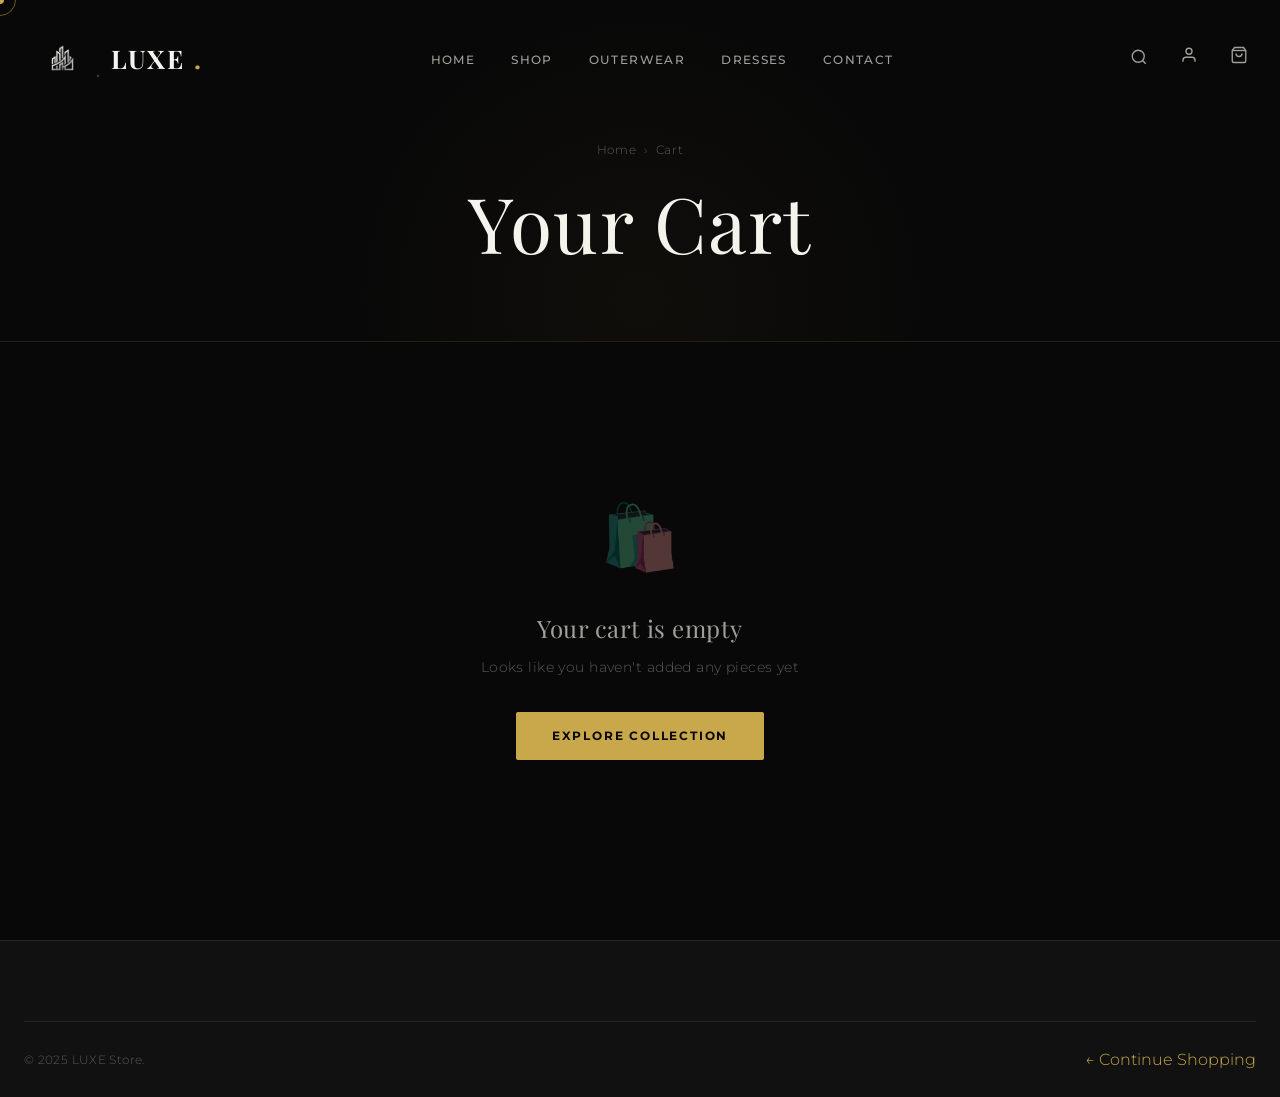
<file: cart.html>
<!DOCTYPE html>
<html lang="en">
<head>
  <meta charset="UTF-8">
  <meta name="viewport" content="width=device-width, initial-scale=1.0">
  <title>Cart — LUXE STORE</title>
  <link rel="stylesheet" href="css/style.css">
  <link rel="stylesheet" href="css/shop.css">
</head>
<body>

<div class="cursor"></div>
<div class="cursor-follower"></div>
<div id="toast-container"></div>

<div class="mobile-menu">
  <button class="mobile-close">×</button>
  <ul class="mobile-menu-nav">
    <li><a href="index.html">Home</a></li>
    <li><a href="shop.html">Shop</a></li>
    <li><a href="login.html">Account</a></li>
  </ul>
</div>

<nav class="navbar">
  <div class="container navbar-inner">
    <a href="index.html" class="navbar-logo"><img src="images/logo.png" alt="LUXE" />LUXE<span>.</span></a>
    <ul class="navbar-nav">
      <li><a href="index.html" class="active">Home</a></li>
      <li><a href="shop.html">Shop</a></li>
      <li><a href="shop.html?category=Outerwear">Outerwear</a></li>
      <li><a href="shop.html?category=Dresses">Dresses</a></li>
      <li><a href="contact.html">Contact</a></li>
    </ul>
    <div class="navbar-actions">
      <button class="navbar-icon-btn" data-open-search title="Search">
        <svg width="18" height="18" viewBox="0 0 24 24" fill="none" stroke="currentColor" stroke-width="1.8"><circle cx="11" cy="11" r="8"/><line x1="21" y1="21" x2="16.65" y2="16.65"/></svg>
      </button>
      <a href="login.html" class="navbar-icon-btn" title="Account">
        <svg width="18" height="18" viewBox="0 0 24 24" fill="none" stroke="currentColor" stroke-width="1.8"><path d="M20 21v-2a4 4 0 0 0-4-4H8a4 4 0 0 0-4 4v2"/><circle cx="12" cy="7" r="4"/></svg>
      </a>
      <a href="cart.html" class="navbar-icon-btn" title="Cart" style="position:relative">
        <svg width="18" height="18" viewBox="0 0 24 24" fill="none" stroke="currentColor" stroke-width="1.8"><path d="M6 2L3 6v14a2 2 0 0 0 2 2h14a2 2 0 0 0 2-2V6l-3-4z"/><line x1="3" y1="6" x2="21" y2="6"/><path d="M16 10a4 4 0 0 1-8 0"/></svg>
        <span class="cart-badge" style="display:none">0</span>
      </a>
      <button class="menu-toggle" aria-label="Menu">
        <span></span><span></span><span></span>
      </button>
    </div>
  </div>
</nav>

<div class="page-hero">
  <div class="container">
    <div class="breadcrumb">
      <a href="index.html">Home</a><span class="breadcrumb-sep">›</span><span>Cart</span>
    </div>
    <h1>Your Cart</h1>
  </div>
</div>

<div class="container">
  <div class="cart-layout" id="cart-layout">
    <!-- Rendered by JS -->
  </div>
</div>

<footer class="footer">
  <div class="container">
    <div class="footer-bottom">
      <p>© 2025 LUXE Store.</p>
      <a href="shop.html" class="text-gold">← Continue Shopping</a>
    </div>
  </div>
</footer>

<script src="js/core.js"></script>
<script>
document.addEventListener('DOMContentLoaded', renderCart);

function renderCart() {
  const items = Cart.getItems();
  const layout = document.getElementById('cart-layout');

  if (items.length === 0) {
    layout.innerHTML = `
      <div class="empty-state" style="grid-column:1/-1">
        <div class="empty-icon">🛍️</div>
        <h3>Your cart is empty</h3>
        <p>Looks like you haven't added any pieces yet</p>
        <a href="shop.html" class="btn btn-primary">Explore Collection</a>
      </div>
    `;
    return;
  }

  const subtotal = Cart.getTotal();
  const shipping = subtotal > 200 ? 0 : 15;
  const tax = subtotal * 0.08;
  const total = subtotal + shipping + tax;

  const itemsHtml = items.map(item => `
    <div class="cart-item" id="cart-item-${item.key.replace(/[^a-z0-9]/gi,'_')}">
      <img class="cart-item-img" src="${item.image}" alt="${item.name}" onerror="this.src='https://images.unsplash.com/photo-1523381210434-271e8be1f52b?w=600&q=80'">
      <div>
        <div class="cart-item-name">${item.name}</div>
        <div class="cart-item-variant">Size: ${item.size} · Color: ${item.colorName}</div>
        <div class="cart-item-price">${Utils.formatPrice(item.price)}</div>
        <div class="cart-item-controls">
          <div class="quantity-control">
            <button class="qty-btn" onclick="updateQty('${item.key}', ${item.qty - 1})">−</button>
            <input type="number" class="qty-input" value="${item.qty}" min="1" max="20" style="width:48px;height:40px"
              onchange="updateQty('${item.key}', parseInt(this.value)||1)">
            <button class="qty-btn" onclick="updateQty('${item.key}', ${item.qty + 1})">+</button>
          </div>
          <button class="remove-btn" onclick="removeItem('${item.key}')">
            <svg width="12" height="12" viewBox="0 0 24 24" fill="none" stroke="currentColor" stroke-width="2"><polyline points="3 6 5 6 21 6"/><path d="M19 6v14a2 2 0 0 1-2 2H7a2 2 0 0 1-2-2V6m3 0V4a1 1 0 0 1 1-1h4a1 1 0 0 1 1 1v2"/></svg>
            Remove
          </button>
        </div>
      </div>
      <div class="cart-item-total">
        <div class="price-big">${Utils.formatPrice(item.price * item.qty)}</div>
      </div>
    </div>
  `).join('');

  layout.innerHTML = `
    <div>
      <div class="cart-header">
        <h2>Shopping Bag <span class="text-muted" style="font-size:0.9rem;font-family:var(--font-body)">(${Cart.getCount()} items)</span></h2>
        <button class="btn btn-ghost btn-sm" onclick="clearCart()">Clear All</button>
      </div>
      ${itemsHtml}
      <div style="margin-top:24px">
        <a href="shop.html" class="btn btn-ghost btn-sm">
          ← Continue Shopping
        </a>
      </div>
    </div>

    <div class="cart-summary">
      <h3>Order Summary</h3>

      <form class="promo-form" onsubmit="applyPromo(event)">
        <input type="text" class="form-input" id="promo-input" placeholder="Promo code">
        <button type="submit" class="btn btn-dark btn-sm">Apply</button>
      </form>

      <div class="summary-row">
        <span class="label">Subtotal (${Cart.getCount()} items)</span>
        <span>${Utils.formatPrice(subtotal)}</span>
      </div>
      <div class="summary-row">
        <span class="label">Shipping</span>
        <span>${shipping === 0 ? '<span style="color:#4CAF50">Free</span>' : Utils.formatPrice(shipping)}</span>
      </div>
      <div class="summary-row">
        <span class="label">Tax (8%)</span>
        <span>${Utils.formatPrice(tax)}</span>
      </div>
      <div id="discount-row" class="summary-row" style="display:none">
        <span class="label" style="color:#4CAF50">Discount</span>
        <span id="discount-amount" style="color:#4CAF50"></span>
      </div>
      <div class="summary-row total">
        <span class="label">Total</span>
        <span class="value" id="total-display">${Utils.formatPrice(total)}</span>
      </div>

      ${shipping > 0 ? `<p style="font-size:0.75rem;color:var(--text-muted);margin-bottom:20px">Add ${Utils.formatPrice(200 - subtotal)} more for free shipping</p>` : ''}

      <a href="checkout.html" class="btn btn-primary" style="width:100%;justify-content:center;margin-top:8px">
        Proceed to Checkout
      </a>

      <div style="display:flex;align-items:center;justify-content:center;gap:12px;margin-top:20px;font-size:0.72rem;color:var(--text-muted)">
        🔒 Secure Checkout
      </div>

      <div style="display:flex;gap:8px;margin-top:16px;justify-content:center">
        <span style="font-size:1.5rem">💳</span>
        <span style="font-size:1.5rem">🏦</span>
        <span style="font-size:1.5rem">📱</span>
      </div>
    </div>
  `;
}

function updateQty(key, qty) {
  if (qty < 1) { removeItem(key); return; }
  Cart.updateQty(key, qty);
  renderCart();
}

function removeItem(key) {
  Cart.removeItem(key);
  Toast.show('Item removed from cart', 'info');
  renderCart();
}

function clearCart() {
  if (confirm('Clear all items from cart?')) {
    Cart.clear();
    renderCart();
    Toast.show('Cart cleared', 'info');
  }
}

let discount = 0;
function applyPromo(e) {
  e.preventDefault();
  const code = document.getElementById('promo-input').value.trim().toUpperCase();
  const codes = { LUXE10: 0.10, LUXE20: 0.20, WELCOME: 0.15 };
  if (codes[code]) {
    const subtotal = Cart.getTotal();
    discount = subtotal * codes[code];
    document.getElementById('discount-row').style.display = 'flex';
    document.getElementById('discount-amount').textContent = '-' + Utils.formatPrice(discount);
    const shipping = subtotal > 200 ? 0 : 15;
    const tax = subtotal * 0.08;
    document.getElementById('total-display').textContent = Utils.formatPrice(subtotal + shipping + tax - discount);
    Toast.show(`Promo code applied! ${Math.round(codes[code]*100)}% off`, 'success');
  } else {
    Toast.show('Invalid promo code', 'error');
  }
}
</script>
</body>
</html>
</file>
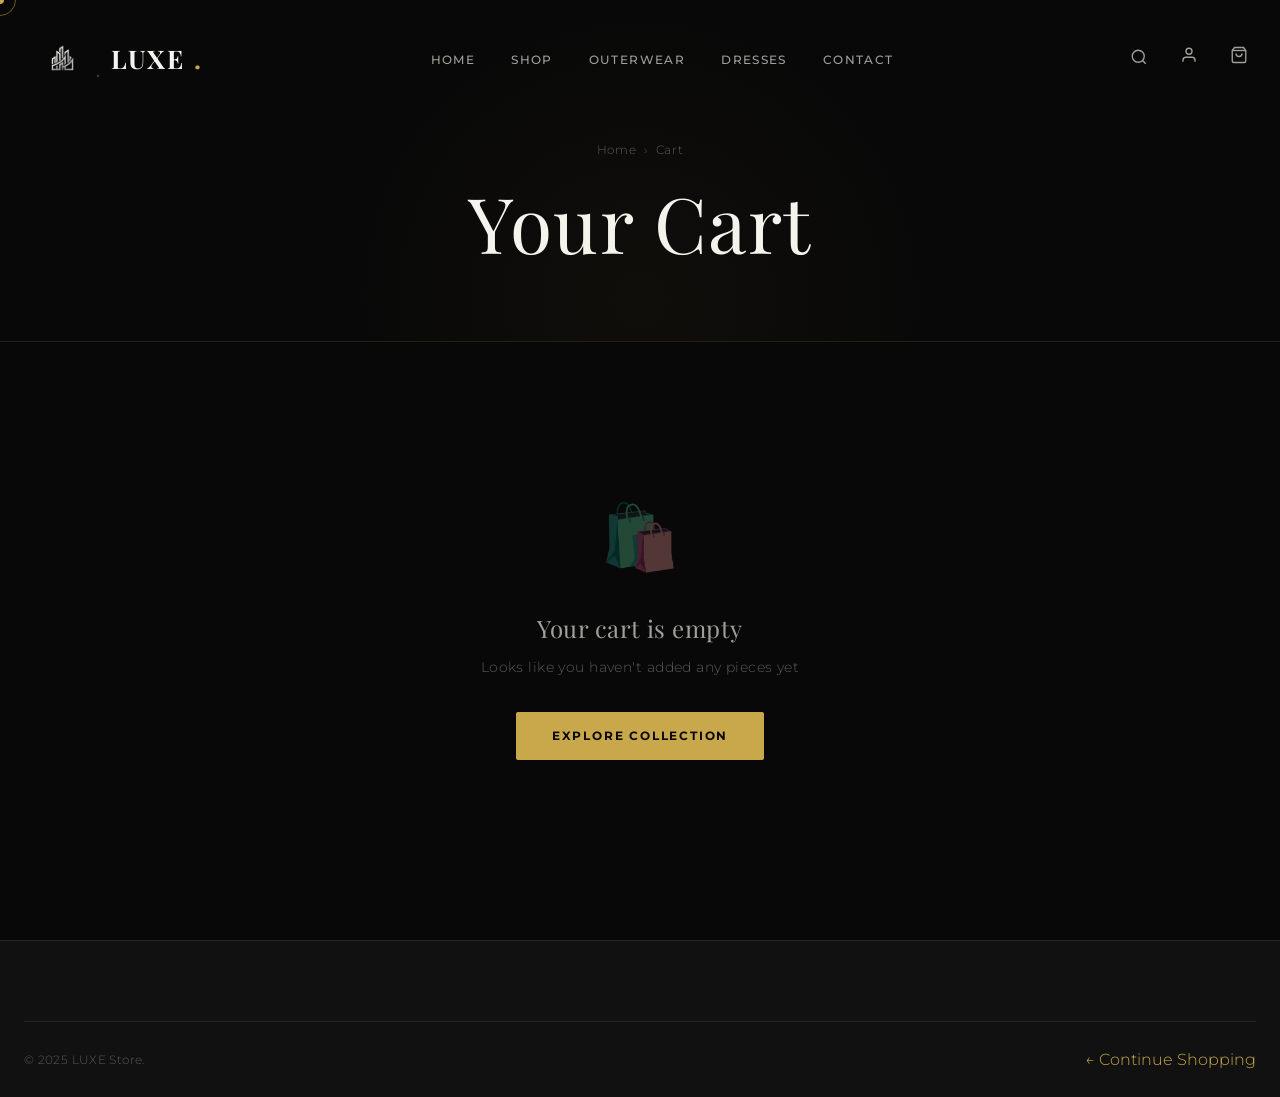
<file: checkout.html>
<!DOCTYPE html>
<html lang="en">
<head>
  <meta charset="UTF-8" />
  <meta name="viewport" content="width=device-width, initial-scale=1.0" />
  <title>Checkout — LUXE STORE</title>
  <link rel="preconnect" href="https://fonts.googleapis.com" />
  <link rel="preconnect" href="https://fonts.gstatic.com" crossorigin />
  <link href="https://fonts.googleapis.com/css2?family=Playfair+Display:wght@400;600;700&family=Montserrat:wght@300;400;500;600&family=Cormorant+Garamond:ital,wght@0,400;0,600;1,400&display=swap" rel="stylesheet" />
  <link rel="stylesheet" href="css/style.css" />
  <link rel="stylesheet" href="css/shop.css" />
  <link rel="stylesheet" href="css/pages.css" />
  <style>
    .checkout-page { padding: 60px 0 100px; }
    .checkout-header { text-align: center; margin-bottom: 50px; }
    .checkout-header .logo-text { font-family: 'Playfair Display', serif; font-size: 2rem; color: var(--gold); letter-spacing: 4px; display: block; margin-bottom: 20px; }
    .checkout-steps { display: flex; justify-content: center; align-items: center; gap: 0; margin-bottom: 50px; }
    .step-item { display: flex; align-items: center; gap: 10px; }
    .step-item .step-num { width: 36px; height: 36px; border-radius: 50%; border: 2px solid var(--border); display: flex; align-items: center; justify-content: center; font-size: 0.75rem; font-weight: 600; color: var(--text-muted); transition: all 0.3s; }
    .step-item.active .step-num { background: var(--gold); border-color: var(--gold); color: #000; }
    .step-item.done .step-num { background: #22c55e; border-color: #22c55e; color: #fff; }
    .step-item .step-label { font-size: 0.75rem; letter-spacing: 1px; text-transform: uppercase; color: var(--text-muted); }
    .step-item.active .step-label { color: var(--text-primary); }
    .step-divider { width: 60px; height: 1px; background: var(--border); margin: 0 8px; }
    .checkout-grid { display: grid; grid-template-columns: 1fr 380px; gap: 50px; align-items: start; }
    .checkout-form-section { background: var(--surface); border: 1px solid var(--border); border-radius: 4px; padding: 40px; }
    .checkout-form-section h2 { font-family: 'Playfair Display', serif; font-size: 1.4rem; margin-bottom: 28px; }
    .form-row { display: grid; grid-template-columns: 1fr 1fr; gap: 16px; }
    .form-group { margin-bottom: 20px; }
    .form-group label { display: block; font-size: 0.7rem; letter-spacing: 1.5px; text-transform: uppercase; color: var(--text-muted); margin-bottom: 8px; }
    .form-group input, .form-group select { width: 100%; background: var(--bg-primary); border: 1px solid var(--border); color: var(--text-primary); padding: 12px 16px; font-family: 'Montserrat', sans-serif; font-size: 0.9rem; border-radius: 2px; transition: border-color 0.3s; }
    .form-group input:focus, .form-group select:focus { outline: none; border-color: var(--gold); }
    .form-group select option { background: var(--bg-secondary); }
    .section-divider { height: 1px; background: var(--border); margin: 32px 0; }
    .payment-methods { display: flex; gap: 12px; margin-bottom: 24px; }
    .payment-method { flex: 1; border: 2px solid var(--border); border-radius: 4px; padding: 14px; text-align: center; cursor: pointer; transition: all 0.3s; }
    .payment-method.selected { border-color: var(--gold); background: rgba(201,168,76,0.05); }
    .payment-method span { font-size: 0.75rem; letter-spacing: 1px; text-transform: uppercase; color: var(--text-muted); display: block; margin-top: 6px; }
    .payment-method.selected span { color: var(--gold); }
    .payment-icon { font-size: 1.5rem; }
    .card-icons { display: flex; gap: 8px; align-items: center; margin-bottom: 20px; }
    .card-icon { background: var(--surface); border: 1px solid var(--border); border-radius: 4px; padding: 4px 10px; font-size: 0.7rem; letter-spacing: 1px; color: var(--text-muted); }
    .checkout-summary { position: sticky; top: 100px; }
    .summary-card { background: var(--surface); border: 1px solid var(--border); border-radius: 4px; padding: 32px; }
    .summary-card h3 { font-family: 'Playfair Display', serif; font-size: 1.2rem; margin-bottom: 24px; }
    .summary-items { max-height: 280px; overflow-y: auto; margin-bottom: 24px; }
    .summary-items::-webkit-scrollbar { width: 4px; }
    .summary-items::-webkit-scrollbar-track { background: transparent; }
    .summary-items::-webkit-scrollbar-thumb { background: var(--border); border-radius: 2px; }
    .summary-item { display: flex; gap: 14px; padding: 12px 0; border-bottom: 1px solid var(--border); }
    .summary-item:last-child { border-bottom: none; }
    .summary-item-img { width: 64px; height: 80px; object-fit: cover; border-radius: 2px; flex-shrink: 0; background: var(--bg-secondary); }
    .summary-item-info { flex: 1; min-width: 0; }
    .summary-item-name { font-size: 0.85rem; font-weight: 500; margin-bottom: 4px; white-space: nowrap; overflow: hidden; text-overflow: ellipsis; }
    .summary-item-variant { font-size: 0.75rem; color: var(--text-muted); margin-bottom: 6px; }
    .summary-item-price { font-size: 0.85rem; font-weight: 600; color: var(--gold); }
    .summary-item-qty { font-size: 0.7rem; color: var(--text-muted); margin-left: auto; }
    .summary-totals { border-top: 1px solid var(--border); padding-top: 20px; }
    .summary-line { display: flex; justify-content: space-between; align-items: center; margin-bottom: 12px; font-size: 0.85rem; }
    .summary-line .label { color: var(--text-muted); }
    .summary-line.total { border-top: 1px solid var(--border); padding-top: 16px; margin-top: 8px; font-size: 1rem; font-weight: 600; }
    .summary-line.total .amount { color: var(--gold); font-size: 1.1rem; }
    .secure-badges { display: flex; justify-content: center; gap: 16px; margin-top: 20px; flex-wrap: wrap; }
    .secure-badge { display: flex; align-items: center; gap: 6px; font-size: 0.65rem; letter-spacing: 1px; text-transform: uppercase; color: var(--text-muted); }
    .btn-place-order { width: 100%; padding: 16px; font-size: 0.8rem; letter-spacing: 3px; margin-top: 20px; }
    .nav-buttons { display: flex; justify-content: space-between; align-items: center; margin-top: 32px; }
    .back-link { font-size: 0.8rem; color: var(--text-muted); text-decoration: none; letter-spacing: 1px; display: flex; align-items: center; gap: 6px; transition: color 0.3s; }
    .back-link:hover { color: var(--gold); }

    /* Confirmation screen */
    .order-confirmation { text-align: center; padding: 80px 40px; }
    .confirmation-icon { width: 80px; height: 80px; background: rgba(34,197,94,0.1); border: 2px solid #22c55e; border-radius: 50%; display: flex; align-items: center; justify-content: center; margin: 0 auto 32px; font-size: 2rem; }
    .order-confirmation h2 { font-family: 'Playfair Display', serif; font-size: 2rem; margin-bottom: 16px; }
    .order-confirmation p { color: var(--text-secondary); margin-bottom: 8px; }
    .order-number { color: var(--gold); font-weight: 600; font-size: 1.1rem; }
    .confirmation-actions { display: flex; gap: 16px; justify-content: center; margin-top: 40px; flex-wrap: wrap; }

    @media (max-width: 1024px) { .checkout-grid { grid-template-columns: 1fr; } .checkout-summary { position: static; } }
    @media (max-width: 600px) { .form-row { grid-template-columns: 1fr; } .checkout-steps { gap: 0; } .step-divider { width: 30px; } .step-label { display: none; } }
  </style>
</head>
<body>
  <div class="cursor"></div>
  <div class="cursor-follower"></div>
  <div id="toast-container" class="toast-container"></div>

  <div class="checkout-page">
    <div class="container">
      <div class="checkout-header">
        <a href="index.html" class="logo-text"><img src="images/logo.png" alt="LUXE" />LUXE</a>
        <div class="checkout-steps" id="checkoutSteps">
          <div class="step-item active" data-step="1">
            <div class="step-num">1</div>
            <div class="step-label">Information</div>
          </div>
          <div class="step-divider"></div>
          <div class="step-item" data-step="2">
            <div class="step-num">2</div>
            <div class="step-label">Shipping</div>
          </div>
          <div class="step-divider"></div>
          <div class="step-item" data-step="3">
            <div class="step-num">3</div>
            <div class="step-label">Payment</div>
          </div>
        </div>
      </div>

      <div id="checkoutContent">
        <div class="checkout-grid">
          <div>
            <!-- Step 1: Information -->
            <div id="step1" class="checkout-form-section">
              <h2>Contact Information</h2>
              <div class="form-group">
                <label>Email Address *</label>
                <input type="email" id="email" placeholder="your@email.com" />
              </div>
              <div class="form-group">
                <label>Phone Number</label>
                <input type="tel" id="phone" placeholder="+1 (555) 000-0000" />
              </div>
              <div class="section-divider"></div>
              <h2>Shipping Address</h2>
              <div class="form-row">
                <div class="form-group">
                  <label>First Name *</label>
                  <input type="text" id="firstName" placeholder="John" />
                </div>
                <div class="form-group">
                  <label>Last Name *</label>
                  <input type="text" id="lastName" placeholder="Doe" />
                </div>
              </div>
              <div class="form-group">
                <label>Address *</label>
                <input type="text" id="address" placeholder="123 Main Street" />
              </div>
              <div class="form-group">
                <label>Apartment, suite, etc.</label>
                <input type="text" id="apartment" placeholder="Apt 4B (optional)" />
              </div>
              <div class="form-row">
                <div class="form-group">
                  <label>City *</label>
                  <input type="text" id="city" placeholder="New York" />
                </div>
                <div class="form-group">
                  <label>ZIP / Postal Code *</label>
                  <input type="text" id="zip" placeholder="10001" />
                </div>
              </div>
              <div class="form-row">
                <div class="form-group">
                  <label>State / Province</label>
                  <input type="text" id="state" placeholder="NY" />
                </div>
                <div class="form-group">
                  <label>Country *</label>
                  <select id="country">
                    <option value="US">United States</option>
                    <option value="GB">United Kingdom</option>
                    <option value="CA">Canada</option>
                    <option value="AU">Australia</option>
                    <option value="FR">France</option>
                    <option value="DE">Germany</option>
                    <option value="JP">Japan</option>
                    <option value="SG">Singapore</option>
                    <option value="AE">UAE</option>
                    <option value="OTHER">Other</option>
                  </select>
                </div>
              </div>
              <div class="nav-buttons">
                <a href="cart.html" class="back-link">← Return to Cart</a>
                <button class="btn btn-primary" onclick="goToStep(2)">Continue to Shipping →</button>
              </div>
            </div>

            <!-- Step 2: Shipping -->
            <div id="step2" class="checkout-form-section" style="display:none;">
              <h2>Shipping Method</h2>
              <div id="shippingOptions" style="display:flex; flex-direction:column; gap:12px; margin-bottom:32px;"></div>
              <div class="nav-buttons">
                <a href="#" class="back-link" onclick="goToStep(1); return false;">← Return to Information</a>
                <button class="btn btn-primary" onclick="goToStep(3)">Continue to Payment →</button>
              </div>
            </div>

            <!-- Step 3: Payment -->
            <div id="step3" class="checkout-form-section" style="display:none;">
              <h2>Payment</h2>
              <p style="font-size:0.8rem; color:var(--text-muted); margin-bottom:24px;">All transactions are secure and encrypted.</p>
              <div class="payment-methods">
                <div class="payment-method selected" onclick="selectPayment('card', this)">
                  <div class="payment-icon">💳</div>
                  <span>Credit Card</span>
                </div>
                <div class="payment-method" onclick="selectPayment('paypal', this)">
                  <div class="payment-icon">🅿</div>
                  <span>PayPal</span>
                </div>
                <div class="payment-method" onclick="selectPayment('apple', this)">
                  <div class="payment-icon">🍎</div>
                  <span>Apple Pay</span>
                </div>
              </div>
              <div id="cardFields">
                <div class="card-icons">
                  <span class="card-icon">VISA</span>
                  <span class="card-icon">MC</span>
                  <span class="card-icon">AMEX</span>
                  <span class="card-icon">DISC</span>
                </div>
                <div class="form-group">
                  <label>Card Number *</label>
                  <input type="text" id="cardNumber" placeholder="1234 5678 9012 3456" maxlength="19" oninput="formatCard(this)" />
                </div>
                <div class="form-row">
                  <div class="form-group">
                    <label>Expiry Date *</label>
                    <input type="text" id="cardExpiry" placeholder="MM / YY" maxlength="7" oninput="formatExpiry(this)" />
                  </div>
                  <div class="form-group">
                    <label>Security Code *</label>
                    <input type="text" id="cardCvv" placeholder="CVV" maxlength="4" />
                  </div>
                </div>
                <div class="form-group">
                  <label>Name on Card *</label>
                  <input type="text" id="cardName" placeholder="John Doe" />
                </div>
              </div>
              <div id="altPayment" style="display:none; text-align:center; padding:40px; color:var(--text-muted); font-size:0.9rem;">
                You will be redirected to complete payment.
              </div>
              <div class="nav-buttons">
                <a href="#" class="back-link" onclick="goToStep(2); return false;">← Return to Shipping</a>
                <button class="btn btn-primary btn-place-order" onclick="placeOrder()" style="width:auto; padding:16px 48px;">Place Order</button>
              </div>
            </div>
          </div>

          <!-- Order Summary -->
          <div class="checkout-summary">
            <div class="summary-card">
              <h3>Order Summary</h3>
              <div class="summary-items" id="summaryItems"></div>
              <div class="summary-totals" id="summaryTotals"></div>
              <div class="secure-badges">
                <div class="secure-badge">🔒 <span>SSL Encrypted</span></div>
                <div class="secure-badge">✓ <span>Secure Payment</span></div>
                <div class="secure-badge">↩ <span>Easy Returns</span></div>
              </div>
            </div>
          </div>
        </div>
      </div>
    </div>
  </div>

  <script src="js/core.js"></script>
  <script>
    let selectedShipping = 'standard';
    let selectedPayment = 'card';
    let orderDiscount = 0;

    const SHIPPING_OPTIONS = [
      { id: 'standard', label: 'Standard Shipping', desc: '5–7 business days', price: 0 },
      { id: 'express', label: 'Express Shipping', desc: '2–3 business days', price: 15 },
      { id: 'overnight', label: 'Overnight Delivery', desc: 'Next business day', price: 35 }
    ];

    function init() {
      initCursor();
      const cartItems = Cart.getAll();
      if (cartItems.length === 0) {
        window.location.href = 'cart.html';
        return;
      }
      // Pre-fill email if logged in
      const session = Auth.getSession();
      if (session) {
        const emailEl = document.getElementById('email');
        if (emailEl) emailEl.value = session.email;
      }
      renderSummary();
      renderShippingOptions();

      // Get saved promo discount from cart page
      const savedDiscount = sessionStorage.getItem('luxe_discount');
      if (savedDiscount) orderDiscount = parseFloat(savedDiscount);
    }

    function renderSummary() {
      const items = Cart.getAll();
      const products = Products.getAll();
      let itemsHtml = '';
      let subtotal = 0;

      items.forEach(item => {
        const p = products.find(x => x.id === item.productId);
        if (!p) return;
        const price = p.salePrice || p.price;
        const total = price * item.qty;
        subtotal += total;
        itemsHtml += `
          <div class="summary-item">
            <img src="${p.images ? p.images[0] : 'https://images.unsplash.com/photo-1558769132-cb1aea458c5e?w=200'}"
                 alt="${p.name}" class="summary-item-img"
                 onerror="this.src='https://images.unsplash.com/photo-1558769132-cb1aea458c5e?w=200'" />
            <div class="summary-item-info">
              <div class="summary-item-name">${p.name}</div>
              <div class="summary-item-variant">${item.size} · ${item.color}</div>
              <div class="summary-item-price">${Utils.formatPrice(total)}</div>
            </div>
            <div class="summary-item-qty">×${item.qty}</div>
          </div>`;
      });

      document.getElementById('summaryItems').innerHTML = itemsHtml;
      renderTotals(subtotal);
    }

    function renderTotals(subtotal) {
      if (subtotal === undefined) {
        const items = Cart.getAll();
        const products = Products.getAll();
        subtotal = items.reduce((sum, item) => {
          const p = products.find(x => x.id === item.productId);
          if (!p) return sum;
          return sum + (p.salePrice || p.price) * item.qty;
        }, 0);
      }

      const discountAmt = subtotal * orderDiscount;
      const afterDiscount = subtotal - discountAmt;
      const shippingOpt = SHIPPING_OPTIONS.find(o => o.id === selectedShipping);
      const shippingCost = afterDiscount >= 200 ? 0 : (shippingOpt ? shippingOpt.price : 0);
      const tax = afterDiscount * 0.08;
      const total = afterDiscount + shippingCost + tax;

      let html = '';
      if (orderDiscount > 0) {
        html += `<div class="summary-line"><span class="label">Subtotal</span><span>${Utils.formatPrice(subtotal)}</span></div>`;
        html += `<div class="summary-line" style="color:#22c55e"><span class="label">Discount (${orderDiscount * 100}%)</span><span>−${Utils.formatPrice(discountAmt)}</span></div>`;
      } else {
        html += `<div class="summary-line"><span class="label">Subtotal</span><span>${Utils.formatPrice(subtotal)}</span></div>`;
      }
      html += `<div class="summary-line"><span class="label">Shipping</span><span>${shippingCost === 0 ? '<span style="color:#22c55e">FREE</span>' : Utils.formatPrice(shippingCost)}</span></div>`;
      html += `<div class="summary-line"><span class="label">Tax (8%)</span><span>${Utils.formatPrice(tax)}</span></div>`;
      html += `<div class="summary-line total"><span class="label">Total</span><span class="amount">${Utils.formatPrice(total)}</span></div>`;
      document.getElementById('summaryTotals').innerHTML = html;
    }

    function renderShippingOptions() {
      const items = Cart.getAll();
      const products = Products.getAll();
      const subtotal = items.reduce((sum, item) => {
        const p = products.find(x => x.id === item.productId);
        return p ? sum + (p.salePrice || p.price) * item.qty : sum;
      }, 0);

      const html = SHIPPING_OPTIONS.map(opt => `
        <div onclick="selectShipping('${opt.id}', this)" style="
          border: 2px solid ${opt.id === selectedShipping ? 'var(--gold)' : 'var(--border)'};
          border-radius: 4px; padding: 16px 20px; cursor: pointer; transition: all 0.3s;
          background: ${opt.id === selectedShipping ? 'rgba(201,168,76,0.05)' : 'transparent'};
          display: flex; justify-content: space-between; align-items: center;">
          <div>
            <div style="font-weight:500; margin-bottom:4px;">${opt.label}</div>
            <div style="font-size:0.8rem; color:var(--text-muted);">${opt.desc}</div>
          </div>
          <div style="font-weight:600; color: ${opt.price === 0 && subtotal >= 200 ? '#22c55e' : 'var(--text-primary)'}">
            ${opt.price === 0 || subtotal >= 200 ? (opt.id === 'standard' ? '<span style="color:#22c55e">FREE</span>' : Utils.formatPrice(opt.price)) : Utils.formatPrice(opt.price)}
          </div>
        </div>`).join('');
      document.getElementById('shippingOptions').innerHTML = html;
    }

    function selectShipping(id, el) {
      selectedShipping = id;
      document.querySelectorAll('#shippingOptions > div').forEach(d => {
        d.style.borderColor = 'var(--border)';
        d.style.background = 'transparent';
      });
      el.style.borderColor = 'var(--gold)';
      el.style.background = 'rgba(201,168,76,0.05)';
      renderTotals();
    }

    function selectPayment(method, el) {
      selectedPayment = method;
      document.querySelectorAll('.payment-method').forEach(m => m.classList.remove('selected'));
      el.classList.add('selected');
      document.getElementById('cardFields').style.display = method === 'card' ? 'block' : 'none';
      document.getElementById('altPayment').style.display = method !== 'card' ? 'block' : 'none';
    }

    function goToStep(num) {
      if (num === 2 && !validateStep1()) return;
      if (num === 3 && !validateStep2()) return;

      // Update step indicators
      document.querySelectorAll('.step-item').forEach(s => {
        const sn = parseInt(s.dataset.step);
        s.classList.remove('active', 'done');
        if (sn < num) s.classList.add('done');
        else if (sn === num) s.classList.add('active');
      });

      // Show correct form section
      for (let i = 1; i <= 3; i++) {
        const el = document.getElementById(`step${i}`);
        if (el) el.style.display = i === num ? 'block' : 'none';
      }
      window.scrollTo({ top: 0, behavior: 'smooth' });
    }

    function validateStep1() {
      const required = ['email', 'firstName', 'lastName', 'address', 'city', 'zip'];
      for (const id of required) {
        const el = document.getElementById(id);
        if (!el || !el.value.trim()) {
          Toast.show('Please fill in all required fields.', 'error');
          el && el.focus();
          return false;
        }
      }
      if (!/^[^\s@]+@[^\s@]+\.[^\s@]+$/.test(document.getElementById('email').value)) {
        Toast.show('Please enter a valid email address.', 'error');
        return false;
      }
      return true;
    }

    function validateStep2() {
      if (!selectedShipping) {
        Toast.show('Please select a shipping method.', 'error');
        return false;
      }
      return true;
    }

    function formatCard(input) {
      let v = input.value.replace(/\s+/g, '').replace(/[^0-9]/gi, '');
      let matches = v.match(/\d{4,16}/g);
      let match = matches && matches[0] || '';
      let parts = [];
      for (let i = 0, len = match.length; i < len; i += 4) {
        parts.push(match.substring(i, i + 4));
      }
      input.value = parts.length ? parts.join(' ') : input.value;
    }

    function formatExpiry(input) {
      let v = input.value.replace(/\D/g, '');
      if (v.length >= 2) v = v.substring(0, 2) + ' / ' + v.substring(2, 4);
      input.value = v;
    }

    function placeOrder() {
      if (!validateStep1()) { goToStep(1); return; }
      if (selectedPayment === 'card') {
        const cardNum = document.getElementById('cardNumber').value.replace(/\s/g, '');
        const expiry = document.getElementById('cardExpiry').value;
        const cvv = document.getElementById('cardCvv').value;
        const name = document.getElementById('cardName').value;
        if (!cardNum || cardNum.length < 13 || !expiry || !cvv || !name) {
          Toast.show('Please complete all payment fields.', 'error');
          return;
        }
      }

      // Build order
      const cartItems = Cart.getAll();
      const products = Products.getAll();
      const shippingOpt = SHIPPING_OPTIONS.find(o => o.id === selectedShipping);
      const subtotal = cartItems.reduce((sum, item) => {
        const p = products.find(x => x.id === item.productId);
        return p ? sum + (p.salePrice || p.price) * item.qty : sum;
      }, 0);
      const discountAmt = subtotal * orderDiscount;
      const afterDiscount = subtotal - discountAmt;
      const shippingCost = afterDiscount >= 200 ? 0 : (shippingOpt ? shippingOpt.price : 0);
      const tax = afterDiscount * 0.08;
      const total = afterDiscount + shippingCost + tax;

      const order = Orders.create({
        items: cartItems,
        shipping: {
          method: shippingOpt ? shippingOpt.label : 'Standard',
          cost: shippingCost,
          address: {
            name: `${document.getElementById('firstName').value} ${document.getElementById('lastName').value}`,
            email: document.getElementById('email').value,
            street: document.getElementById('address').value,
            city: document.getElementById('city').value,
            zip: document.getElementById('zip').value,
            country: document.getElementById('country').value
          }
        },
        payment: { method: selectedPayment },
        subtotal, discount: discountAmt, tax, total
      });

      Cart.clear();
      sessionStorage.removeItem('luxe_discount');
      showConfirmation(order.id);
    }

    function showConfirmation(orderId) {
      document.getElementById('checkoutContent').innerHTML = `
        <div class="order-confirmation">
          <div class="confirmation-icon">✓</div>
          <h2>Order Placed!</h2>
          <p>Thank you for your purchase. Your order has been confirmed.</p>
          <p class="order-number">Order #${orderId}</p>
          <p style="margin-top:16px; color:var(--text-muted); font-size:0.85rem;">
            A confirmation email will be sent to you shortly.
          </p>
          <div class="confirmation-actions">
            <a href="index.html" class="btn btn-outline">Continue Shopping</a>
            <a href="shop.html" class="btn btn-primary">Browse New Arrivals</a>
          </div>
        </div>`;
      document.getElementById('checkoutSteps').querySelectorAll('.step-item').forEach(s => {
        s.classList.add('done');
        s.classList.remove('active');
      });
      window.scrollTo({ top: 0, behavior: 'smooth' });
    }

    document.addEventListener('DOMContentLoaded', init);
  </script>
</body>
</html>
</file>
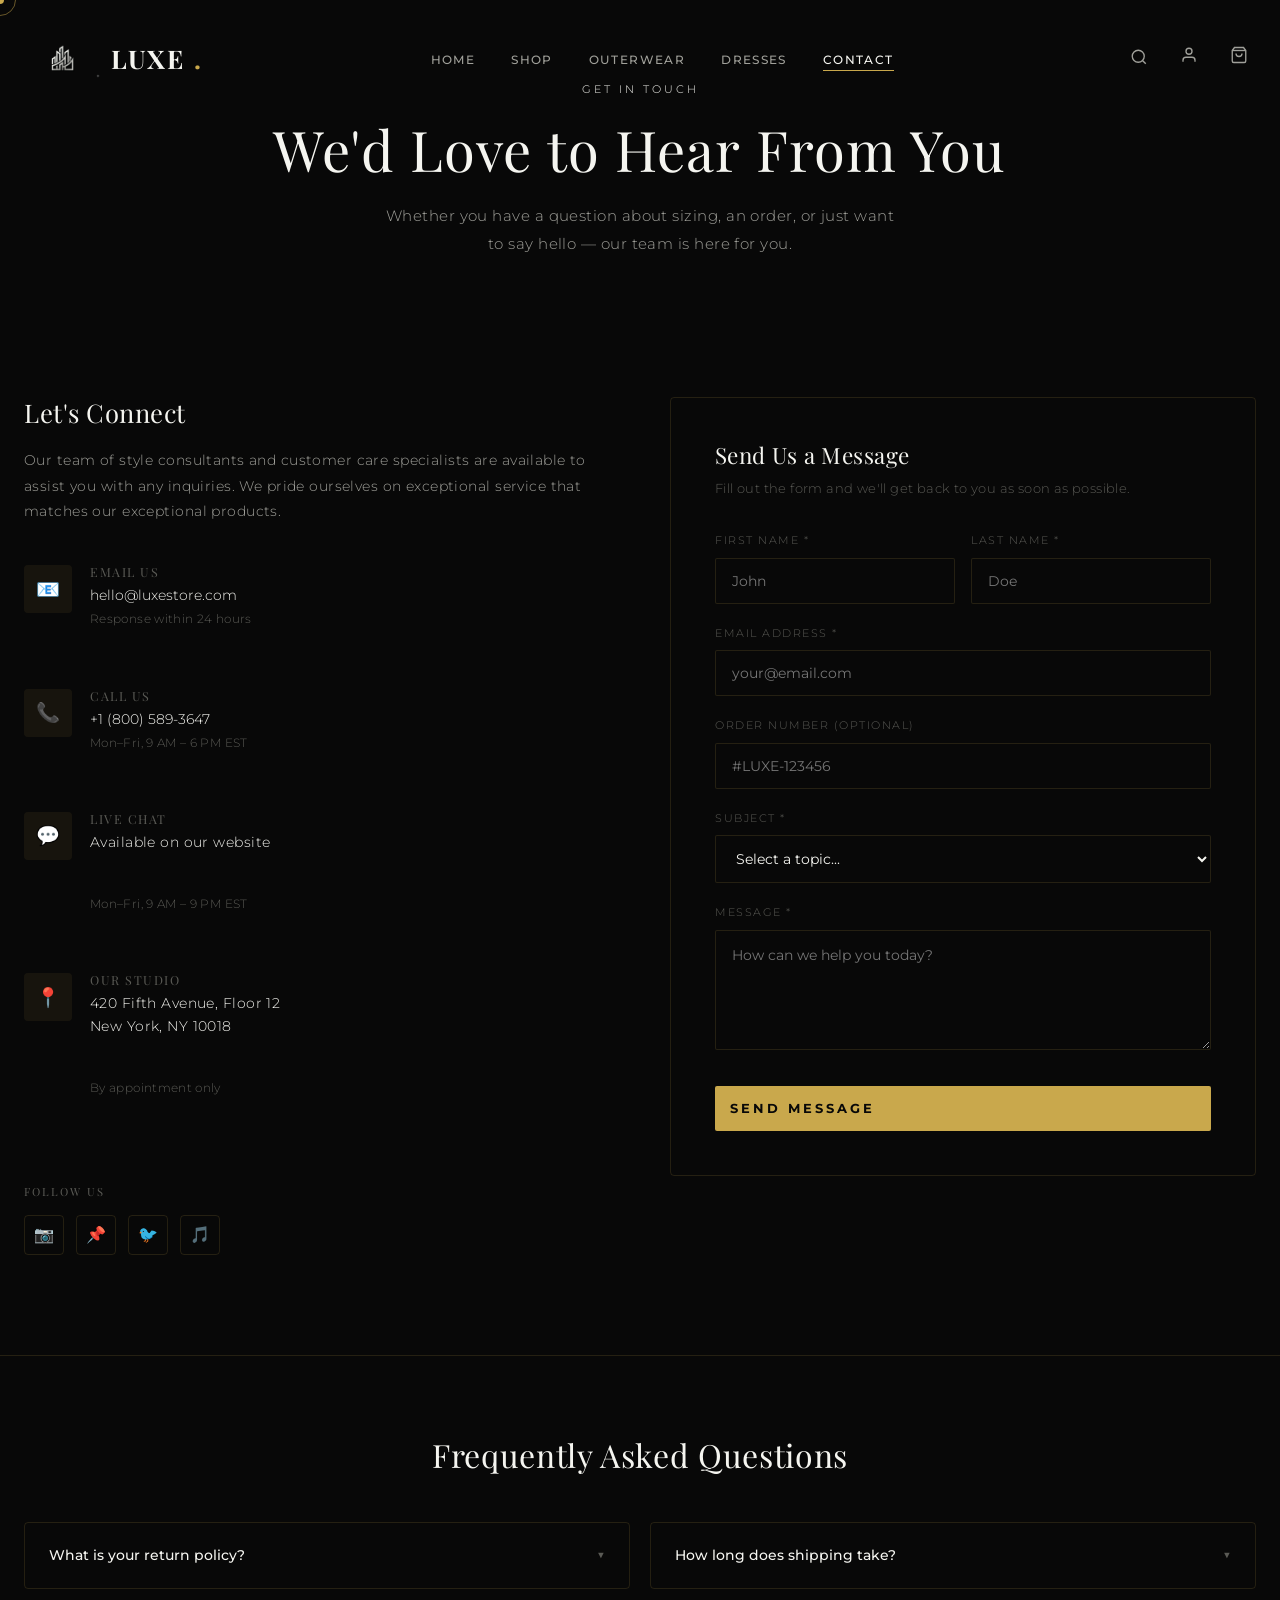
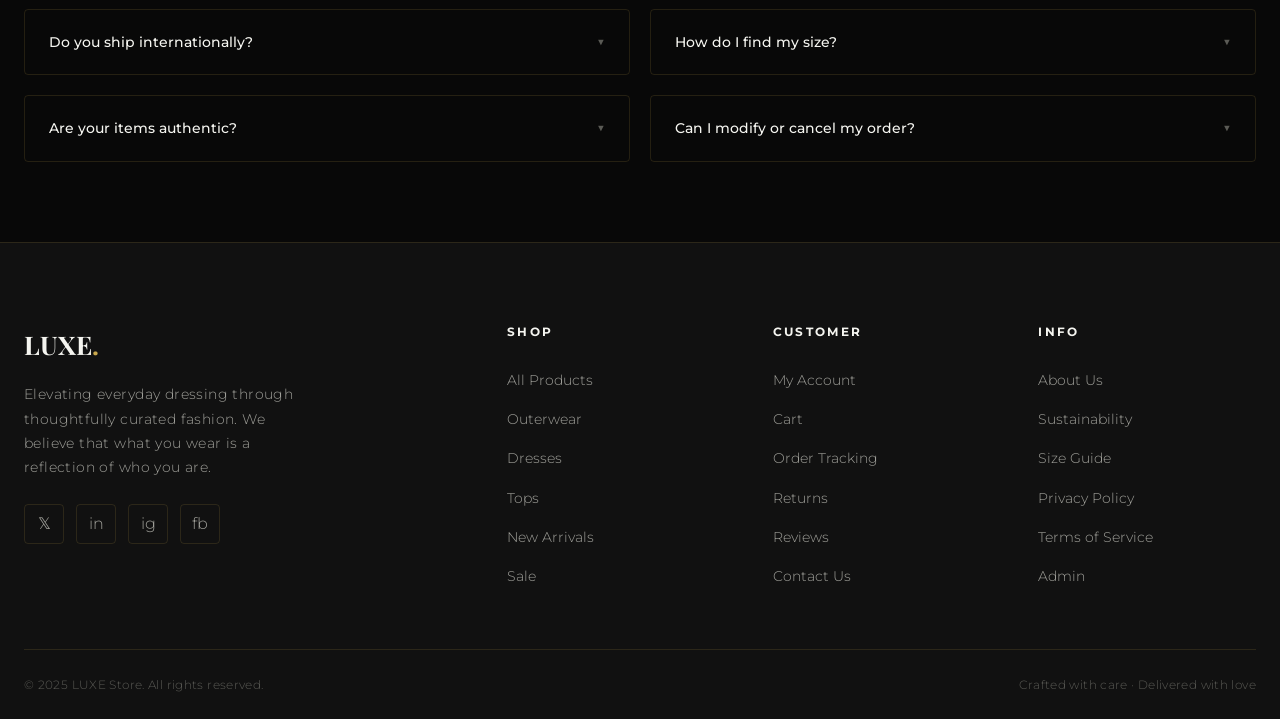
<file: contact.html>
<!DOCTYPE html>
<html lang="en">
<head>
  <meta charset="UTF-8" />
  <meta name="viewport" content="width=device-width, initial-scale=1.0" />
  <title>Contact Us — LUXE STORE</title>
  <link rel="preconnect" href="https://fonts.googleapis.com" />
  <link rel="preconnect" href="https://fonts.gstatic.com" crossorigin />
  <link href="https://fonts.googleapis.com/css2?family=Playfair+Display:wght@400;600;700&family=Montserrat:wght@300;400;500;600&family=Cormorant+Garamond:ital,wght@0,400;0,600;1,400&display=swap" rel="stylesheet" />
  <link rel="stylesheet" href="css/style.css" />
  <link rel="stylesheet" href="css/pages.css" />
  <style>
    .contact-hero { padding: 80px 0 60px; text-align: center; }
    .contact-hero .overline { font-size: 0.7rem; letter-spacing: 3px; text-transform: uppercase; color: var(--gold); margin-bottom: 16px; }
    .contact-hero h1 { font-family: 'Playfair Display', serif; font-size: clamp(2rem, 5vw, 3.5rem); margin-bottom: 20px; }
    .contact-hero p { color: var(--text-secondary); max-width: 520px; margin: 0 auto; font-size: 0.95rem; line-height: 1.8; }

    .contact-grid { display: grid; grid-template-columns: 1fr 1fr; gap: 60px; padding-bottom: 100px; align-items: start; }

    .contact-info { }
    .contact-info h2 { font-family: 'Playfair Display', serif; font-size: 1.6rem; margin-bottom: 20px; }
    .contact-info p { color: var(--text-secondary); line-height: 1.8; margin-bottom: 40px; font-size: 0.9rem; }
    .contact-channels { display: flex; flex-direction: column; gap: 20px; margin-bottom: 48px; }
    .contact-channel { display: flex; gap: 18px; align-items: flex-start; }
    .channel-icon { width: 48px; height: 48px; background: rgba(201,168,76,0.08); border: 1px solid var(--gold-dim); border-radius: 4px; display: flex; align-items: center; justify-content: center; font-size: 1.2rem; flex-shrink: 0; }
    .channel-body h4 { font-size: 0.78rem; letter-spacing: 1.5px; text-transform: uppercase; color: var(--text-muted); margin-bottom: 4px; }
    .channel-body a, .channel-body p { font-size: 0.9rem; color: var(--text-primary); text-decoration: none; display: block; line-height: 1.6; }
    .channel-body a:hover { color: var(--gold); }
    .channel-body .hint { font-size: 0.75rem; color: var(--text-muted); margin-top: 2px; }

    .social-links { }
    .social-links h4 { font-size: 0.7rem; letter-spacing: 2px; text-transform: uppercase; color: var(--text-muted); margin-bottom: 16px; }
    .social-row { display: flex; gap: 12px; }
    .social-link { width: 40px; height: 40px; border: 1px solid var(--border); border-radius: 4px; display: flex; align-items: center; justify-content: center; font-size: 1rem; text-decoration: none; transition: all 0.3s; }
    .social-link:hover { border-color: var(--gold); transform: translateY(-2px); }

    .contact-form-card { background: var(--surface); border: 1px solid var(--border); border-radius: 4px; padding: 44px; }
    .contact-form-card h2 { font-family: 'Playfair Display', serif; font-size: 1.4rem; margin-bottom: 8px; }
    .contact-form-card .subtitle { color: var(--text-muted); font-size: 0.83rem; margin-bottom: 32px; }
    .form-group { margin-bottom: 20px; }
    .form-group label { display: block; font-size: 0.68rem; letter-spacing: 1.5px; text-transform: uppercase; color: var(--text-muted); margin-bottom: 8px; }
    .form-group input, .form-group select, .form-group textarea { width: 100%; background: var(--bg-primary); border: 1px solid var(--border); color: var(--text-primary); padding: 13px 16px; font-family: 'Montserrat', sans-serif; font-size: 0.88rem; border-radius: 2px; transition: border-color 0.3s; }
    .form-group input:focus, .form-group select:focus, .form-group textarea:focus { outline: none; border-color: var(--gold); }
    .form-group select option { background: var(--bg-secondary); }
    .form-group textarea { resize: vertical; min-height: 120px; line-height: 1.6; }
    .form-row { display: grid; grid-template-columns: 1fr 1fr; gap: 16px; }
    .btn-submit { width: 100%; padding: 15px; font-size: 0.8rem; letter-spacing: 3px; margin-top: 8px; }

    .faq-section { padding: 80px 0; border-top: 1px solid var(--border); }
    .faq-section h2 { font-family: 'Playfair Display', serif; font-size: 2rem; text-align: center; margin-bottom: 48px; }
    .faq-grid { display: grid; grid-template-columns: 1fr 1fr; gap: 20px; }
    .faq-item { border: 1px solid var(--border); border-radius: 4px; overflow: hidden; }
    .faq-question { padding: 20px 24px; cursor: pointer; display: flex; justify-content: space-between; align-items: center; font-size: 0.9rem; font-weight: 500; transition: background 0.2s; }
    .faq-question:hover { background: rgba(255,255,255,0.02); }
    .faq-question.open { color: var(--gold); }
    .faq-chevron { transition: transform 0.3s; font-size: 0.8rem; color: var(--text-muted); }
    .faq-question.open .faq-chevron { transform: rotate(180deg); color: var(--gold); }
    .faq-answer { display: none; padding: 0 24px 20px; color: var(--text-secondary); font-size: 0.85rem; line-height: 1.8; border-top: 1px solid var(--border); padding-top: 16px; }
    .faq-answer.open { display: block; }

    @media (max-width: 1024px) { .contact-grid { grid-template-columns: 1fr; } .faq-grid { grid-template-columns: 1fr; } }
    @media (max-width: 600px) { .form-row { grid-template-columns: 1fr; } .contact-form-card { padding: 28px 20px; } }
  </style>
</head>
<body>
  <div class="cursor"></div>
  <div class="cursor-follower"></div>
  <div id="toast-container" class="toast-container"></div>

  <!-- Navbar -->
 <!-- Navbar -->
<nav class="navbar">
  <div class="container navbar-inner">
    <a href="index.html" class="navbar-logo"><img src="images/logo.png" alt="LUXE" />LUXE<span>.</span></a>
    <ul class="navbar-nav">
      <li><a href="index.html" class="active">Home</a></li>
      <li><a href="shop.html">Shop</a></li>
      <li><a href="shop.html?category=Outerwear">Outerwear</a></li>
      <li><a href="shop.html?category=Dresses">Dresses</a></li>
      <li><a href="contact.html">Contact</a></li>
    </ul>
    <div class="navbar-actions">
      <button class="navbar-icon-btn" data-open-search title="Search">
        <svg width="18" height="18" viewBox="0 0 24 24" fill="none" stroke="currentColor" stroke-width="1.8"><circle cx="11" cy="11" r="8"/><line x1="21" y1="21" x2="16.65" y2="16.65"/></svg>
      </button>
      <a href="login.html" class="navbar-icon-btn" title="Account">
        <svg width="18" height="18" viewBox="0 0 24 24" fill="none" stroke="currentColor" stroke-width="1.8"><path d="M20 21v-2a4 4 0 0 0-4-4H8a4 4 0 0 0-4 4v2"/><circle cx="12" cy="7" r="4"/></svg>
      </a>
      <a href="cart.html" class="navbar-icon-btn" title="Cart" style="position:relative">
        <svg width="18" height="18" viewBox="0 0 24 24" fill="none" stroke="currentColor" stroke-width="1.8"><path d="M6 2L3 6v14a2 2 0 0 0 2 2h14a2 2 0 0 0 2-2V6l-3-4z"/><line x1="3" y1="6" x2="21" y2="6"/><path d="M16 10a4 4 0 0 1-8 0"/></svg>
        <span class="cart-badge" style="display:none">0</span>
      </a>
      <button class="menu-toggle" aria-label="Menu">
        <span></span><span></span><span></span>
      </button>
    </div>
  </div>
</nav>
  <div class="search-overlay" id="searchOverlay">
    <div class="search-inner">
      <form class="search-form" onsubmit="handleSearch(event)">
        <input type="text" id="searchInput" placeholder="Search for pieces..." autocomplete="off" />
        <button type="submit">→</button>
      </form>
      <button class="search-close" id="searchClose">✕</button>
    </div>
  </div>
  <div class="mobile-menu" id="mobileMenu">
    <ul>
      <li><a href="shop.html">Shop All</a></li>
      <li><a href="shop.html?category=Outerwear">Outerwear</a></li>
      <li><a href="shop.html?category=Dresses">Dresses</a></li>
      <li><a href="contact.html">Contact</a></li>
      <li><a href="login.html">Sign In</a></li>
    </ul>
  </div>

  <main>
    <div class="contact-hero reveal">
      <div class="container">
        <div class="overline">Get in Touch</div>
        <h1>We'd Love to Hear From You</h1>
        <p>Whether you have a question about sizing, an order, or just want to say hello — our team is here for you.</p>
      </div>
    </div>

    <div class="container">
      <div class="contact-grid">
        <!-- Info -->
        <div class="contact-info reveal-left">
          <h2>Let's Connect</h2>
          <p>Our team of style consultants and customer care specialists are available to assist you with any inquiries. We pride ourselves on exceptional service that matches our exceptional products.</p>
          <div class="contact-channels">
            <div class="contact-channel">
              <div class="channel-icon">📧</div>
              <div class="channel-body">
                <h4>Email Us</h4>
                <a href="mailto:hello@luxestore.com">hello@luxestore.com</a>
                <p class="hint">Response within 24 hours</p>
              </div>
            </div>
            <div class="contact-channel">
              <div class="channel-icon">📞</div>
              <div class="channel-body">
                <h4>Call Us</h4>
                <a href="tel:+18005893647">+1 (800) 589-3647</a>
                <p class="hint">Mon–Fri, 9 AM – 6 PM EST</p>
              </div>
            </div>
            <div class="contact-channel">
              <div class="channel-icon">💬</div>
              <div class="channel-body">
                <h4>Live Chat</h4>
                <p>Available on our website</p>
                <p class="hint">Mon–Fri, 9 AM – 9 PM EST</p>
              </div>
            </div>
            <div class="contact-channel">
              <div class="channel-icon">📍</div>
              <div class="channel-body">
                <h4>Our Studio</h4>
                <p>420 Fifth Avenue, Floor 12<br />New York, NY 10018</p>
                <p class="hint">By appointment only</p>
              </div>
            </div>
          </div>
          <div class="social-links">
            <h4>Follow Us</h4>
            <div class="social-row">
              <a href="#" class="social-link" title="Instagram">📷</a>
              <a href="#" class="social-link" title="Pinterest">📌</a>
              <a href="#" class="social-link" title="Twitter">🐦</a>
              <a href="#" class="social-link" title="TikTok">🎵</a>
            </div>
          </div>
        </div>

        <!-- Form -->
        <div class="contact-form-card reveal-right">
          <h2>Send Us a Message</h2>
          <p class="subtitle">Fill out the form and we'll get back to you as soon as possible.</p>
          <div class="form-row">
            <div class="form-group">
              <label>First Name *</label>
              <input type="text" id="cFirst" placeholder="John" />
            </div>
            <div class="form-group">
              <label>Last Name *</label>
              <input type="text" id="cLast" placeholder="Doe" />
            </div>
          </div>
          <div class="form-group">
            <label>Email Address *</label>
            <input type="email" id="cEmail" placeholder="your@email.com" />
          </div>
          <div class="form-group">
            <label>Order Number (optional)</label>
            <input type="text" id="cOrder" placeholder="#LUXE-123456" />
          </div>
          <div class="form-group">
            <label>Subject *</label>
            <select id="cSubject">
              <option value="">Select a topic...</option>
              <option>Order Status / Tracking</option>
              <option>Returns & Exchanges</option>
              <option>Product Information</option>
              <option>Sizing & Fit</option>
              <option>Wholesale & Partnerships</option>
              <option>Press & Media</option>
              <option>Other</option>
            </select>
          </div>
          <div class="form-group">
            <label>Message *</label>
            <textarea id="cMessage" placeholder="How can we help you today?"></textarea>
          </div>
          <button class="btn btn-primary btn-submit" onclick="submitContact()">Send Message</button>
        </div>
      </div>
    </div>

    <!-- FAQ -->
    <div class="faq-section">
      <div class="container">
        <h2 class="reveal">Frequently Asked Questions</h2>
        <div class="faq-grid">
          <div class="faq-item reveal">
            <div class="faq-question" onclick="toggleFaq(this)">
              What is your return policy? <span class="faq-chevron">▼</span>
            </div>
            <div class="faq-answer">We offer free returns within 30 days of delivery for unworn, unwashed items with original tags attached. Simply initiate a return through your account or contact our support team.</div>
          </div>
          <div class="faq-item reveal">
            <div class="faq-question" onclick="toggleFaq(this)">
              How long does shipping take? <span class="faq-chevron">▼</span>
            </div>
            <div class="faq-answer">Standard shipping takes 5–7 business days. Express shipping (2–3 days) and overnight options are available at checkout. Orders over $200 receive free standard shipping.</div>
          </div>
          <div class="faq-item reveal">
            <div class="faq-question" onclick="toggleFaq(this)">
              Do you ship internationally? <span class="faq-chevron">▼</span>
            </div>
            <div class="faq-answer">Yes! We ship to over 80 countries worldwide. International shipping times vary by destination, typically 7–14 business days. Import duties may apply.</div>
          </div>
          <div class="faq-item reveal">
            <div class="faq-question" onclick="toggleFaq(this)">
              How do I find my size? <span class="faq-chevron">▼</span>
            </div>
            <div class="faq-answer">Each product page includes a detailed size guide. We recommend measuring yourself and comparing to our size chart. If you're between sizes, we generally recommend sizing up for outerwear and sizing down for fitted styles.</div>
          </div>
          <div class="faq-item reveal">
            <div class="faq-question" onclick="toggleFaq(this)">
              Are your items authentic? <span class="faq-chevron">▼</span>
            </div>
            <div class="faq-answer">Absolutely. Every item in our collection is 100% authentic and sourced directly from our manufacturing partners. We maintain strict quality control standards to ensure each piece meets our luxury benchmarks.</div>
          </div>
          <div class="faq-item reveal">
            <div class="faq-question" onclick="toggleFaq(this)">
              Can I modify or cancel my order? <span class="faq-chevron">▼</span>
            </div>
            <div class="faq-answer">Orders can be modified or cancelled within 2 hours of placement. After this window, our team begins processing and we cannot guarantee changes. Contact us immediately at hello@luxestore.com.</div>
          </div>
        </div>
      </div>
    </div>
  </main>

  <footer class="footer">
  <div class="container">
    <div class="footer-grid">
      <div class="footer-brand">
        <div class="footer-logo">LUXE<span>.</span></div>
        <p>Elevating everyday dressing through thoughtfully curated fashion. We believe that what you wear is a reflection of who you are.</p>
        <div class="footer-socials">
          <a href="#" class="social-link">𝕏</a>
          <a href="#" class="social-link">in</a>
          <a href="#" class="social-link">ig</a>
          <a href="#" class="social-link">fb</a>
        </div>
      </div>
      <div>
        <div class="footer-heading">Shop</div>
        <ul class="footer-links">
          <li><a href="shop.html">All Products</a></li>
          <li><a href="shop.html?category=Outerwear">Outerwear</a></li>
          <li><a href="shop.html?category=Dresses">Dresses</a></li>
          <li><a href="shop.html?category=Tops">Tops</a></li>
          <li><a href="shop.html?badge=new">New Arrivals</a></li>
          <li><a href="shop.html?sort=sale">Sale</a></li>
        </ul>
      </div>
      <div>
        <div class="footer-heading">Customer</div>
        <ul class="footer-links">
          <li><a href="login.html">My Account</a></li>
          <li><a href="cart.html">Cart</a></li>
          <li><a href="#">Order Tracking</a></li>
          <li><a href="#">Returns</a></li>
          <li><a href="feedback.html">Reviews</a></li>
          <li><a href="contact.html">Contact Us</a></li>
        </ul>
      </div>
      <div>
        <div class="footer-heading">Info</div>
        <ul class="footer-links">
          <li><a href="#">About Us</a></li>
          <li><a href="#">Sustainability</a></li>
          <li><a href="#">Size Guide</a></li>
          <li><a href="#">Privacy Policy</a></li>
          <li><a href="#">Terms of Service</a></li>
          <li><a href="admin.html">Admin</a></li>
        </ul>
      </div>
    </div>
    <div class="footer-bottom">
      <p>© 2025 LUXE Store. All rights reserved.</p>
      <p>Crafted with care · Delivered with love</p>
    </div>
  </div>
</footer>

  <script src="js/core.js"></script>
  <script>
    function submitContact() {
      const first = document.getElementById('cFirst').value.trim();
      const last = document.getElementById('cLast').value.trim();
      const email = document.getElementById('cEmail').value.trim();
      const subject = document.getElementById('cSubject').value;
      const message = document.getElementById('cMessage').value.trim();

      if (!first || !last || !email || !subject || !message) {
        Toast.show('Please fill in all required fields.', 'error'); return;
      }
      if (!/^[^\s@]+@[^\s@]+\.[^\s@]+$/.test(email)) {
        Toast.show('Please enter a valid email address.', 'error'); return;
      }

      // Save to storage
      const contacts = Storage.get('luxe_contacts') || [];
      contacts.push({ first, last, email, subject, message, date: new Date().toISOString() });
      Storage.set('luxe_contacts', contacts);

      Toast.show('Message sent! We\'ll be in touch within 24 hours.', 'success');
      ['cFirst','cLast','cEmail','cOrder','cMessage'].forEach(id => document.getElementById(id).value = '');
      document.getElementById('cSubject').value = '';
    }

    function toggleFaq(el) {
      const answer = el.nextElementSibling;
      const isOpen = answer.classList.contains('open');
      document.querySelectorAll('.faq-answer').forEach(a => a.classList.remove('open'));
      document.querySelectorAll('.faq-question').forEach(q => q.classList.remove('open'));
      if (!isOpen) {
        answer.classList.add('open');
        el.classList.add('open');
      }
    }

    document.addEventListener('DOMContentLoaded', () => {
      initNavbar();
      initSearch();
      initMobileMenu();
      initScrollReveal();
      initCursor();
    });
  </script>
</body>
</html>
</file>
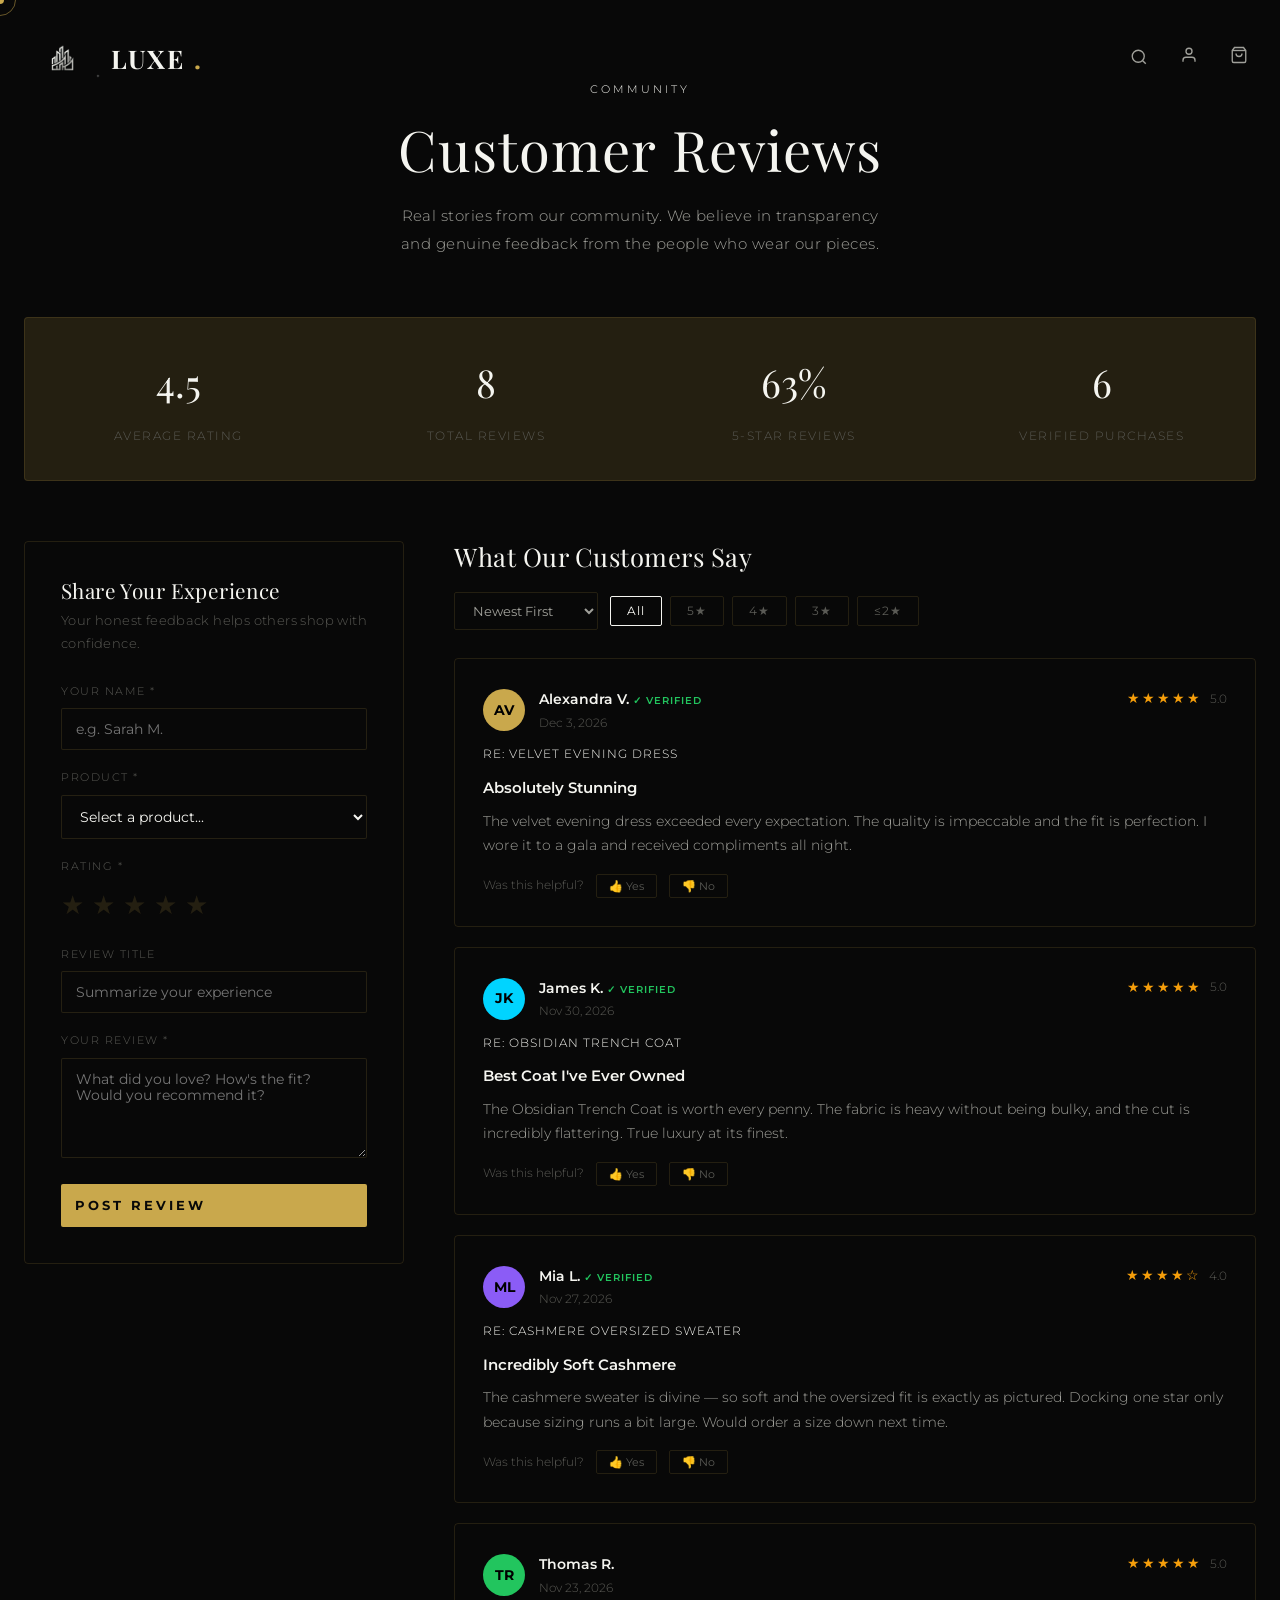
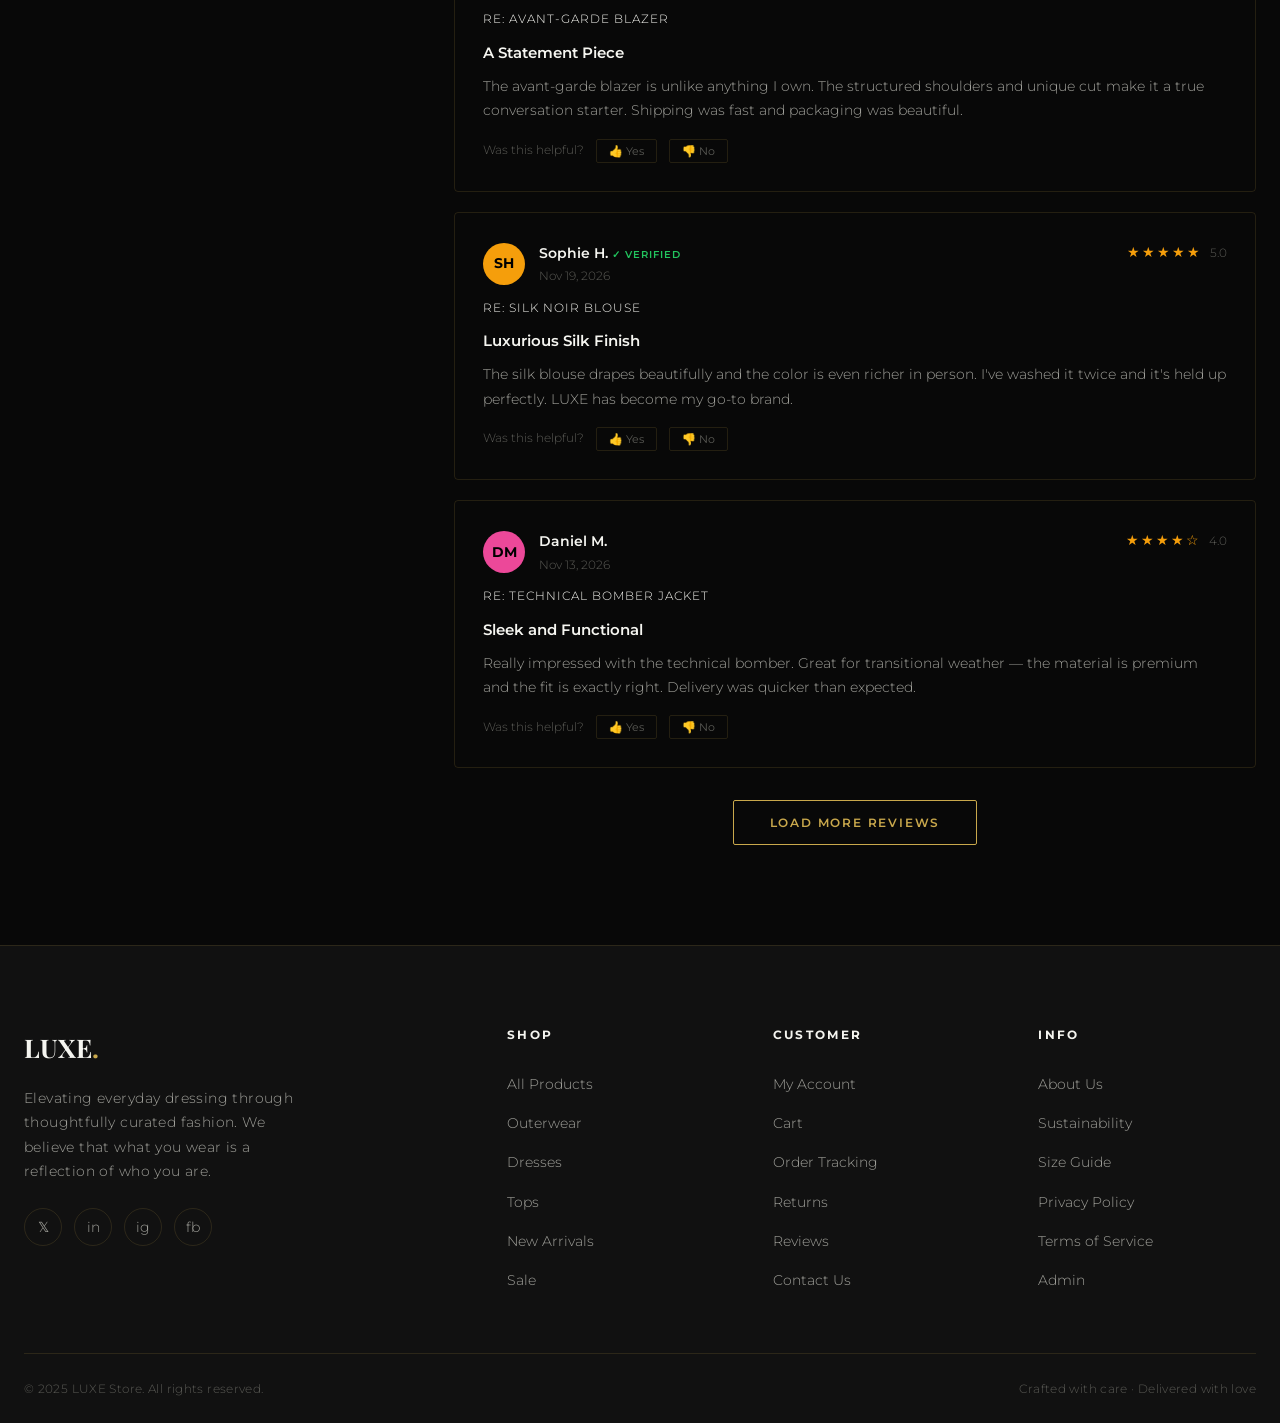
<file: feedback.html>
<!DOCTYPE html>
<html lang="en">
<head>
  <meta charset="UTF-8" />
  <meta name="viewport" content="width=device-width, initial-scale=1.0" />
  <title>Reviews & Feedback — LUXE STORE</title>
  <link rel="preconnect" href="https://fonts.googleapis.com" />
  <link rel="preconnect" href="https://fonts.gstatic.com" crossorigin />
  <link href="https://fonts.googleapis.com/css2?family=Playfair+Display:wght@400;600;700&family=Montserrat:wght@300;400;500;600&family=Cormorant+Garamond:ital,wght@0,400;0,600;1,400&display=swap" rel="stylesheet" />
  <link rel="stylesheet" href="css/style.css" />
  <link rel="stylesheet" href="css/pages.css" />
  <style>
    .feedback-hero { padding: 80px 0 60px; text-align: center; }
    .feedback-hero .overline { font-size: 0.7rem; letter-spacing: 3px; text-transform: uppercase; color: var(--gold); margin-bottom: 16px; }
    .feedback-hero h1 { font-family: 'Playfair Display', serif; font-size: clamp(2rem, 5vw, 3.5rem); margin-bottom: 20px; }
    .feedback-hero p { color: var(--text-secondary); max-width: 500px; margin: 0 auto; font-size: 0.95rem; line-height: 1.8; }

    .feedback-stats { display: grid; grid-template-columns: repeat(4, 1fr); gap: 1px; background: var(--border); border: 1px solid var(--border); border-radius: 4px; overflow: hidden; margin-bottom: 60px; }
    .feedback-stat { background: var(--surface); padding: 32px 24px; text-align: center; }
    .feedback-stat .num { font-family: 'Playfair Display', serif; font-size: 2.4rem; color: var(--gold); display: block; margin-bottom: 6px; }
    .feedback-stat .label { font-size: 0.72rem; letter-spacing: 1.5px; text-transform: uppercase; color: var(--text-muted); }

    .feedback-grid { display: grid; grid-template-columns: 380px 1fr; gap: 50px; padding-bottom: 100px; align-items: start; }

    .write-review-card { background: var(--surface); border: 1px solid var(--border); border-radius: 4px; padding: 36px; position: sticky; top: 100px; }
    .write-review-card h2 { font-family: 'Playfair Display', serif; font-size: 1.3rem; margin-bottom: 6px; }
    .write-review-card .subtitle { color: var(--text-muted); font-size: 0.82rem; margin-bottom: 28px; }
    .form-group { margin-bottom: 18px; }
    .form-group label { display: block; font-size: 0.68rem; letter-spacing: 1.5px; text-transform: uppercase; color: var(--text-muted); margin-bottom: 8px; }
    .form-group input, .form-group select, .form-group textarea { width: 100%; background: var(--bg-primary); border: 1px solid var(--border); color: var(--text-primary); padding: 12px 14px; font-family: 'Montserrat', sans-serif; font-size: 0.85rem; border-radius: 2px; transition: border-color 0.3s; }
    .form-group input:focus, .form-group select:focus, .form-group textarea:focus { outline: none; border-color: var(--gold); }
    .form-group select option { background: var(--bg-secondary); }
    .form-group textarea { resize: vertical; min-height: 100px; }
    .star-picker { display: flex; gap: 8px; cursor: pointer; margin-bottom: 4px; }
    .star-picker span { font-size: 1.6rem; color: var(--border); transition: color 0.15s, transform 0.15s; }
    .star-picker span.active { color: #f59e0b; transform: scale(1.1); }
    .star-picker span:hover { color: #f59e0b; }
    .btn-submit { width: 100%; padding: 14px; font-size: 0.8rem; letter-spacing: 3px; }

    .reviews-panel h2 { font-family: 'Playfair Display', serif; font-size: 1.6rem; margin-bottom: 20px; }
    .reviews-toolbar { display: flex; gap: 12px; align-items: center; margin-bottom: 28px; flex-wrap: wrap; }
    .reviews-toolbar select { background: var(--surface); border: 1px solid var(--border); color: var(--text-secondary); padding: 9px 14px; font-family: 'Montserrat', sans-serif; font-size: 0.82rem; border-radius: 2px; }
    .filter-btns { display: flex; gap: 8px; flex-wrap: wrap; }
    .filter-btn { padding: 7px 16px; border: 1px solid var(--border); background: transparent; color: var(--text-muted); font-family: 'Montserrat', sans-serif; font-size: 0.72rem; letter-spacing: 1px; border-radius: 2px; cursor: pointer; transition: all 0.2s; }
    .filter-btn.active, .filter-btn:hover { border-color: var(--gold); color: var(--gold); }
    .reviews-list { display: flex; flex-direction: column; gap: 20px; }
    .review-card { background: var(--surface); border: 1px solid var(--border); border-radius: 4px; padding: 28px; transition: border-color 0.3s; }
    .review-card:hover { border-color: rgba(201,168,76,0.3); }
    .review-header { display: flex; justify-content: space-between; align-items: flex-start; margin-bottom: 12px; }
    .reviewer-info { display: flex; align-items: center; gap: 14px; }
    .reviewer-avatar { width: 42px; height: 42px; border-radius: 50%; display: flex; align-items: center; justify-content: center; font-size: 0.9rem; font-weight: 700; color: #000; flex-shrink: 0; }
    .reviewer-name { font-size: 0.9rem; font-weight: 600; margin-bottom: 2px; }
    .reviewer-meta { font-size: 0.72rem; color: var(--text-muted); }
    .review-rating { display: flex; align-items: center; gap: 8px; }
    .review-stars { color: #f59e0b; letter-spacing: 2px; font-size: 0.85rem; }
    .review-score { font-size: 0.78rem; color: var(--text-muted); }
    .review-product { font-size: 0.72rem; letter-spacing: 1px; color: var(--gold); text-transform: uppercase; margin-bottom: 10px; }
    .review-title { font-size: 0.95rem; font-weight: 600; margin-bottom: 8px; }
    .review-body { color: var(--text-secondary); font-size: 0.85rem; line-height: 1.8; }
    .review-helpful { margin-top: 16px; display: flex; align-items: center; gap: 12px; font-size: 0.72rem; color: var(--text-muted); }
    .helpful-btn { background: none; border: 1px solid var(--border); color: var(--text-muted); padding: 4px 12px; border-radius: 2px; cursor: pointer; font-size: 0.7rem; font-family: 'Montserrat', sans-serif; transition: all 0.2s; }
    .helpful-btn:hover { border-color: var(--gold); color: var(--gold); }
    .verified-badge { display: inline-flex; align-items: center; gap: 4px; font-size: 0.65rem; letter-spacing: 1px; text-transform: uppercase; color: #22c55e; }
    .empty-reviews { text-align: center; padding: 60px; color: var(--text-muted); }
    .empty-reviews .icon { font-size: 3rem; margin-bottom: 16px; opacity: 0.4; }
    .load-more { text-align: center; margin-top: 32px; }

    @media (max-width: 1024px) { .feedback-grid { grid-template-columns: 1fr; } .write-review-card { position: static; } }
    @media (max-width: 768px) { .feedback-stats { grid-template-columns: 1fr 1fr; } }
    @media (max-width: 480px) { .feedback-stats { grid-template-columns: 1fr 1fr; } }
  </style>
</head>
<body>
  <div class="cursor"></div>
  <div class="cursor-follower"></div>
  <div id="toast-container" class="toast-container"></div>

 <!-- Navbar -->
<nav class="navbar">
  <div class="container navbar-inner">
    <a href="index.html" class="navbar-logo"><img src="images/logo.png" alt="LUXE" />LUXE<span>.</span></a>
    
    <div class="navbar-actions">
      <button class="navbar-icon-btn" data-open-search title="Search">
        <svg width="18" height="18" viewBox="0 0 24 24" fill="none" stroke="currentColor" stroke-width="1.8"><circle cx="11" cy="11" r="8"/><line x1="21" y1="21" x2="16.65" y2="16.65"/></svg>
      </button>
      <a href="login.html" class="navbar-icon-btn" title="Account">
        <svg width="18" height="18" viewBox="0 0 24 24" fill="none" stroke="currentColor" stroke-width="1.8"><path d="M20 21v-2a4 4 0 0 0-4-4H8a4 4 0 0 0-4 4v2"/><circle cx="12" cy="7" r="4"/></svg>
      </a>
      <a href="cart.html" class="navbar-icon-btn" title="Cart" style="position:relative">
        <svg width="18" height="18" viewBox="0 0 24 24" fill="none" stroke="currentColor" stroke-width="1.8"><path d="M6 2L3 6v14a2 2 0 0 0 2 2h14a2 2 0 0 0 2-2V6l-3-4z"/><line x1="3" y1="6" x2="21" y2="6"/><path d="M16 10a4 4 0 0 1-8 0"/></svg>
        <span class="cart-badge" style="display:none">0</span>
      </a>
      <button class="menu-toggle" aria-label="Menu">
        <span></span><span></span><span></span>
      </button>
    </div>
  </div>
</nav>
  <div class="search-overlay" id="searchOverlay">
    <div class="search-inner">
      <form class="search-form" onsubmit="handleSearch(event)">
        <input type="text" id="searchInput" placeholder="Search for pieces..." autocomplete="off" />
        <button type="submit">→</button>
      </form>
      <button class="search-close" id="searchClose">✕</button>
    </div>
  </div>
  <div class="mobile-menu" id="mobileMenu">
    <ul>
      <li><a href="shop.html">Shop All</a></li>
      <li><a href="contact.html">Contact</a></li>
      <li><a href="login.html">Sign In</a></li>
    </ul>
  </div>

  <main>
    <div class="feedback-hero reveal">
      <div class="container">
        <div class="overline">Community</div>
        <h1>Customer Reviews</h1>
        <p>Real stories from our community. We believe in transparency and genuine feedback from the people who wear our pieces.</p>
      </div>
    </div>

    <div class="container">
      <div class="feedback-stats reveal" id="feedbackStats"></div>

      <div class="feedback-grid">
        <!-- Write Review -->
        <div class="write-review-card reveal-left">
          <h2>Share Your Experience</h2>
          <p class="subtitle">Your honest feedback helps others shop with confidence.</p>
          <div class="form-group">
            <label>Your Name *</label>
            <input type="text" id="rName" placeholder="e.g. Sarah M." />
          </div>
          <div class="form-group">
            <label>Product *</label>
            <select id="rProduct"></select>
          </div>
          <div class="form-group">
            <label>Rating *</label>
            <div class="star-picker" id="starPicker">
              <span data-val="1">★</span>
              <span data-val="2">★</span>
              <span data-val="3">★</span>
              <span data-val="4">★</span>
              <span data-val="5">★</span>
            </div>
          </div>
          <div class="form-group">
            <label>Review Title</label>
            <input type="text" id="rTitle" placeholder="Summarize your experience" />
          </div>
          <div class="form-group">
            <label>Your Review *</label>
            <textarea id="rBody" placeholder="What did you love? How's the fit? Would you recommend it?"></textarea>
          </div>
          <button class="btn btn-primary btn-submit" onclick="submitReview()">Post Review</button>
        </div>

        <!-- Reviews List -->
        <div class="reviews-panel reveal-right">
          <h2>What Our Customers Say</h2>
          <div class="reviews-toolbar">
            <select id="sortReviews" onchange="renderReviews()">
              <option value="newest">Newest First</option>
              <option value="oldest">Oldest First</option>
              <option value="highest">Highest Rated</option>
              <option value="lowest">Lowest Rated</option>
            </select>
            <div class="filter-btns" id="ratingFilters">
              <button class="filter-btn active" onclick="setRatingFilter(0, this)">All</button>
              <button class="filter-btn" onclick="setRatingFilter(5, this)">5★</button>
              <button class="filter-btn" onclick="setRatingFilter(4, this)">4★</button>
              <button class="filter-btn" onclick="setRatingFilter(3, this)">3★</button>
              <button class="filter-btn" onclick="setRatingFilter(2, this)">≤2★</button>
            </div>
          </div>
          <div class="reviews-list" id="reviewsList"></div>
          <div class="load-more" id="loadMoreWrap" style="display:none;">
            <button class="btn btn-outline" onclick="loadMore()">Load More Reviews</button>
          </div>
        </div>
      </div>
    </div>
  </main>

<footer class="footer">
  <div class="container">
    <div class="footer-grid">
      <div class="footer-brand">
        <div class="footer-logo">LUXE<span>.</span></div>
        <p>Elevating everyday dressing through thoughtfully curated fashion. We believe that what you wear is a reflection of who you are.</p>
        <div class="footer-socials">
          <a href="#" class="social-link">𝕏</a>
          <a href="#" class="social-link">in</a>
          <a href="#" class="social-link">ig</a>
          <a href="#" class="social-link">fb</a>
        </div>
      </div>
      <div>
        <div class="footer-heading">Shop</div>
        <ul class="footer-links">
          <li><a href="shop.html">All Products</a></li>
          <li><a href="shop.html?category=Outerwear">Outerwear</a></li>
          <li><a href="shop.html?category=Dresses">Dresses</a></li>
          <li><a href="shop.html?category=Tops">Tops</a></li>
          <li><a href="shop.html?badge=new">New Arrivals</a></li>
          <li><a href="shop.html?sort=sale">Sale</a></li>
        </ul>
      </div>
      <div>
        <div class="footer-heading">Customer</div>
        <ul class="footer-links">
          <li><a href="login.html">My Account</a></li>
          <li><a href="cart.html">Cart</a></li>
          <li><a href="#">Order Tracking</a></li>
          <li><a href="#">Returns</a></li>
          <li><a href="feedback.html">Reviews</a></li>
          <li><a href="contact.html">Contact Us</a></li>
        </ul>
      </div>
      <div>
        <div class="footer-heading">Info</div>
        <ul class="footer-links">
          <li><a href="#">About Us</a></li>
          <li><a href="#">Sustainability</a></li>
          <li><a href="#">Size Guide</a></li>
          <li><a href="#">Privacy Policy</a></li>
          <li><a href="#">Terms of Service</a></li>
          <li><a href="admin.html">Admin</a></li>
        </ul>
      </div>
    </div>
    <div class="footer-bottom">
      <p>© 2025 LUXE Store. All rights reserved.</p>
      <p>Crafted with care · Delivered with love</p>
    </div>
  </div>
</footer>

  <script src="js/core.js"></script>
  <script>
    let selectedRating = 0;
    let ratingFilter = 0;
    let showCount = 6;

    const AVATAR_COLORS = ['#c9a84c','#00d4ff','#8b5cf6','#22c55e','#f59e0b','#ec4899'];
    const SAMPLE_REVIEWS = [
      { author: 'Alexandra V.', productId: 6, rating: 5, title: 'Absolutely Stunning', comment: 'The velvet evening dress exceeded every expectation. The quality is impeccable and the fit is perfection. I wore it to a gala and received compliments all night.', date: new Date(Date.now() - 2 * 86400000).toISOString(), verified: true },
      { author: 'James K.', productId: 1, rating: 5, title: 'Best Coat I\'ve Ever Owned', comment: 'The Obsidian Trench Coat is worth every penny. The fabric is heavy without being bulky, and the cut is incredibly flattering. True luxury at its finest.', date: new Date(Date.now() - 5 * 86400000).toISOString(), verified: true },
      { author: 'Mia L.', productId: 4, rating: 4, title: 'Incredibly Soft Cashmere', comment: 'The cashmere sweater is divine — so soft and the oversized fit is exactly as pictured. Docking one star only because sizing runs a bit large. Would order a size down next time.', date: new Date(Date.now() - 8 * 86400000).toISOString(), verified: true },
      { author: 'Thomas R.', productId: 5, rating: 5, title: 'A Statement Piece', comment: 'The avant-garde blazer is unlike anything I own. The structured shoulders and unique cut make it a true conversation starter. Shipping was fast and packaging was beautiful.', date: new Date(Date.now() - 12 * 86400000).toISOString(), verified: false },
      { author: 'Sophie H.', productId: 2, rating: 5, title: 'Luxurious Silk Finish', comment: 'The silk blouse drapes beautifully and the color is even richer in person. I\'ve washed it twice and it\'s held up perfectly. LUXE has become my go-to brand.', date: new Date(Date.now() - 16 * 86400000).toISOString(), verified: true },
      { author: 'Daniel M.', productId: 10, rating: 4, title: 'Sleek and Functional', comment: 'Really impressed with the technical bomber. Great for transitional weather — the material is premium and the fit is exactly right. Delivery was quicker than expected.', date: new Date(Date.now() - 22 * 86400000).toISOString(), verified: false },
      { author: 'Priya N.', productId: 9, rating: 5, title: 'Effortlessly Elegant', comment: 'The linen maxi dress is everything. Comfortable, beautiful, and incredibly versatile. I wore it to a beach wedding and everyone wanted to know where I got it.', date: new Date(Date.now() - 30 * 86400000).toISOString(), verified: true },
      { author: 'Lucas F.', productId: 12, rating: 3, title: 'Good but Runs Small', comment: 'Beautiful leather quality and design, but definitely size up. I ordered my normal size and it was quite snug. Customer service was helpful with the exchange process though.', date: new Date(Date.now() - 36 * 86400000).toISOString(), verified: true },
    ];

    function seedReviews() {
      const existing = Reviews.getAll();
      if (existing.length === 0) {
        SAMPLE_REVIEWS.forEach(r => Reviews.add(r));
      }
    }

    function renderStats() {
      const reviews = Reviews.getAll();
      if (reviews.length === 0) return;
      const avg = reviews.reduce((s, r) => s + r.rating, 0) / reviews.length;
      const dist = [5,4,3,2,1].map(s => reviews.filter(r => r.rating === s).length);
      const verified = reviews.filter(r => r.verified).length;

      document.getElementById('feedbackStats').innerHTML = `
        <div class="feedback-stat">
          <span class="num">${avg.toFixed(1)}</span>
          <span class="label">Average Rating</span>
        </div>
        <div class="feedback-stat">
          <span class="num">${reviews.length}</span>
          <span class="label">Total Reviews</span>
        </div>
        <div class="feedback-stat">
          <span class="num">${Math.round((dist[0]/reviews.length)*100)}%</span>
          <span class="label">5-Star Reviews</span>
        </div>
        <div class="feedback-stat">
          <span class="num">${verified}</span>
          <span class="label">Verified Purchases</span>
        </div>`;
    }

    function populateProductSelect() {
      const products = Products.getAll();
      document.getElementById('rProduct').innerHTML = '<option value="">Select a product...</option>' +
        products.map(p => `<option value="${p.id}">${p.name}</option>`).join('');
    }

    function initStarPicker() {
      const stars = document.querySelectorAll('.star-picker span');
      stars.forEach(s => {
        s.addEventListener('mouseover', () => {
          const val = parseInt(s.dataset.val);
          stars.forEach(x => x.classList.toggle('active', parseInt(x.dataset.val) <= val));
        });
        s.addEventListener('click', () => {
          selectedRating = parseInt(s.dataset.val);
          stars.forEach(x => x.classList.toggle('active', parseInt(x.dataset.val) <= selectedRating));
        });
      });
      document.querySelector('.star-picker').addEventListener('mouseleave', () => {
        const stars = document.querySelectorAll('.star-picker span');
        stars.forEach(x => x.classList.toggle('active', parseInt(x.dataset.val) <= selectedRating));
      });
    }

    function setRatingFilter(val, btn) {
      ratingFilter = val;
      showCount = 6;
      document.querySelectorAll('.filter-btn').forEach(b => b.classList.remove('active'));
      btn.classList.add('active');
      renderReviews();
    }

    function renderReviews() {
      let reviews = Reviews.getAll();
      const products = Products.getAll();
      const sort = document.getElementById('sortReviews').value;

      if (ratingFilter === 5) reviews = reviews.filter(r => r.rating === 5);
      else if (ratingFilter === 4) reviews = reviews.filter(r => r.rating === 4);
      else if (ratingFilter === 3) reviews = reviews.filter(r => r.rating === 3);
      else if (ratingFilter === 2) reviews = reviews.filter(r => r.rating <= 2);

      if (sort === 'newest') reviews.sort((a, b) => new Date(b.date) - new Date(a.date));
      else if (sort === 'oldest') reviews.sort((a, b) => new Date(a.date) - new Date(b.date));
      else if (sort === 'highest') reviews.sort((a, b) => b.rating - a.rating);
      else reviews.sort((a, b) => a.rating - b.rating);

      const visible = reviews.slice(0, showCount);
      document.getElementById('loadMoreWrap').style.display = reviews.length > showCount ? 'block' : 'none';

      if (visible.length === 0) {
        document.getElementById('reviewsList').innerHTML = `
          <div class="empty-reviews">
            <div class="icon">⭐</div>
            <p>No reviews match this filter.</p>
          </div>`;
        return;
      }

      document.getElementById('reviewsList').innerHTML = visible.map((r, i) => {
        const p = products.find(x => x.id === r.productId);
        const initials = r.author.split(' ').map(w => w[0]).join('').toUpperCase().slice(0, 2);
        const color = AVATAR_COLORS[i % AVATAR_COLORS.length];
        return `
          <div class="review-card reveal">
            <div class="review-header">
              <div class="reviewer-info">
                <div class="reviewer-avatar" style="background:${color}">${initials}</div>
                <div>
                  <div class="reviewer-name">${r.author}${r.verified ? ' <span class="verified-badge">✓ Verified</span>' : ''}</div>
                  <div class="reviewer-meta">${Utils.formatDate(r.date)}</div>
                </div>
              </div>
              <div class="review-rating">
                <div class="review-stars">${'★'.repeat(r.rating)}${'☆'.repeat(5 - r.rating)}</div>
                <div class="review-score">${r.rating}.0</div>
              </div>
            </div>
            ${p ? `<div class="review-product">Re: ${p.name}</div>` : ''}
            ${r.title ? `<div class="review-title">${r.title}</div>` : ''}
            <div class="review-body">${r.comment}</div>
            <div class="review-helpful">
              Was this helpful?
              <button class="helpful-btn" onclick="Toast.show('Thanks for your feedback!', 'info')">👍 Yes</button>
              <button class="helpful-btn" onclick="Toast.show('Thanks for your feedback!', 'info')">👎 No</button>
            </div>
          </div>`;
      }).join('');
      initScrollReveal();
    }

    function loadMore() {
      showCount += 6;
      renderReviews();
    }

    function submitReview() {
      const name = document.getElementById('rName').value.trim();
      const productId = parseInt(document.getElementById('rProduct').value);
      const title = document.getElementById('rTitle').value.trim();
      const body = document.getElementById('rBody').value.trim();

      if (!name) { Toast.show('Please enter your name.', 'error'); return; }
      if (!productId) { Toast.show('Please select a product.', 'error'); return; }
      if (!selectedRating) { Toast.show('Please select a rating.', 'error'); return; }
      if (!body) { Toast.show('Please write your review.', 'error'); return; }

      Reviews.add({
        author: name, productId, rating: selectedRating,
        title, comment: body, date: new Date().toISOString(), verified: false
      });

      Toast.show('Review posted! Thank you for your feedback.', 'success');
      document.getElementById('rName').value = '';
      document.getElementById('rProduct').value = '';
      document.getElementById('rTitle').value = '';
      document.getElementById('rBody').value = '';
      selectedRating = 0;
      document.querySelectorAll('.star-picker span').forEach(s => s.classList.remove('active'));

      renderStats();
      renderReviews();
    }

    document.addEventListener('DOMContentLoaded', () => {
      initNavbar();
      initSearch();
      initMobileMenu();
      initScrollReveal();
      initCursor();
      seedReviews();
      renderStats();
      populateProductSelect();
      initStarPicker();
      renderReviews();
    });
  </script>
</body>
</html>
</file>
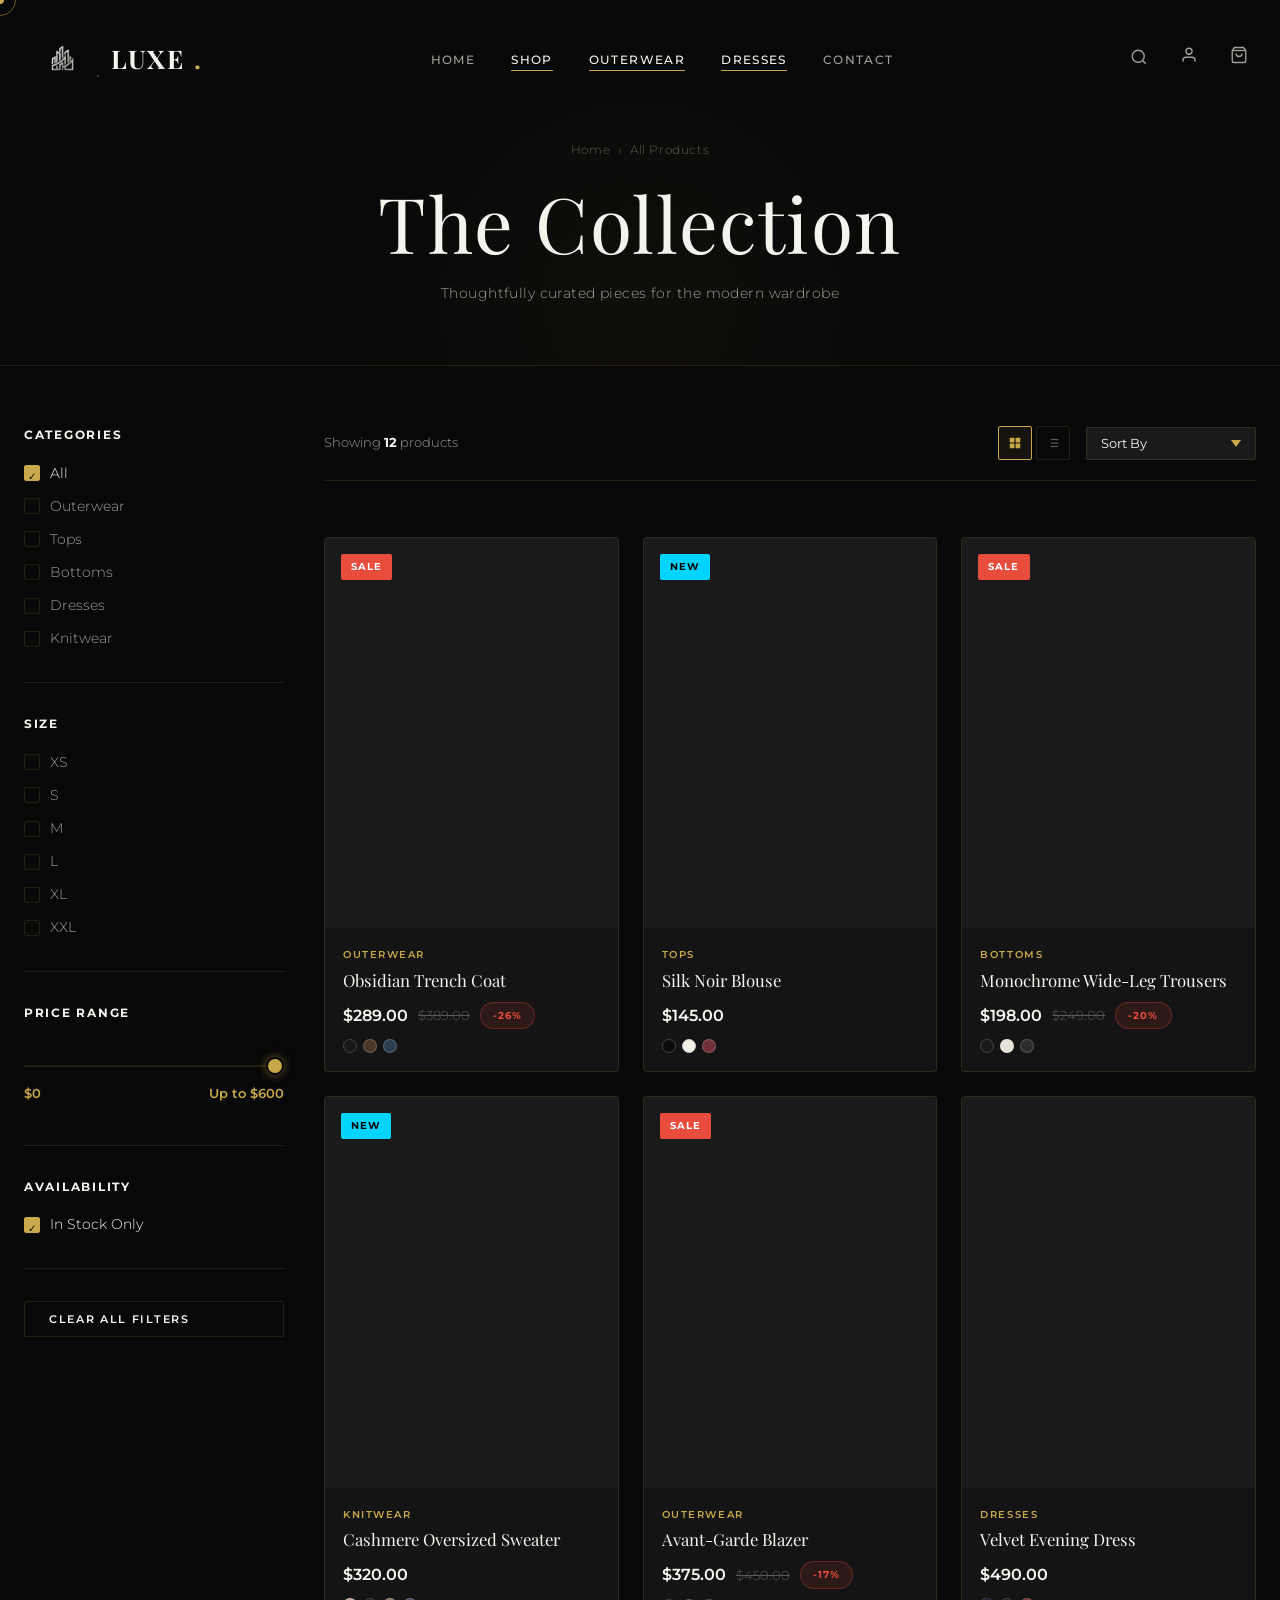
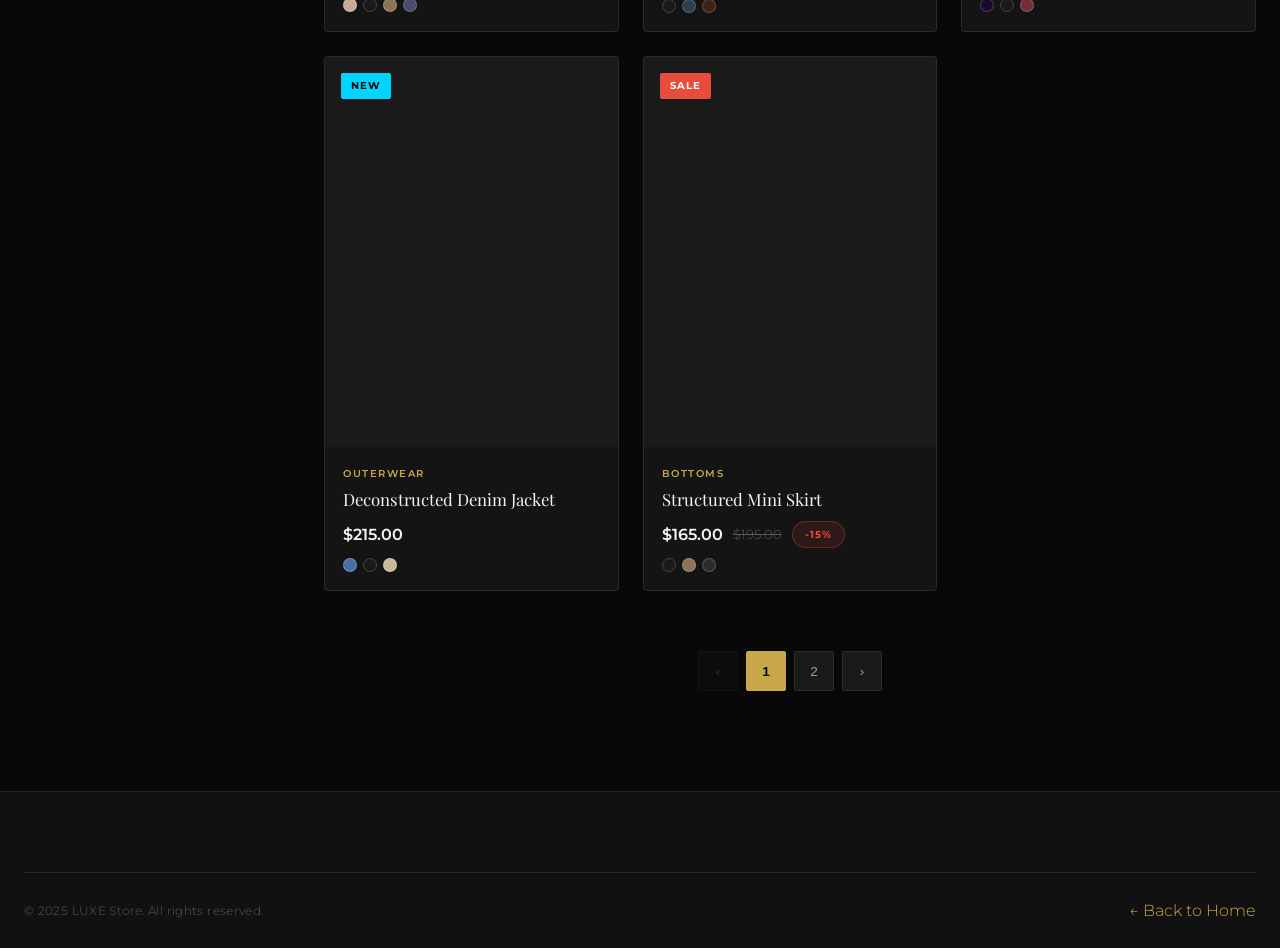
<file: shop.html>
<!DOCTYPE html>
<html lang="en">
<head>
  <meta charset="UTF-8">
  <meta name="viewport" content="width=device-width, initial-scale=1.0">
  <title>Shop — LUXE STORE</title>
  <link rel="stylesheet" href="css/style.css">
  <link rel="stylesheet" href="css/shop.css">
</head>
<body>

<div class="cursor"></div>
<div class="cursor-follower"></div>
<div id="toast-container"></div>

<div id="search-overlay" class="search-overlay">
  <button class="search-close">×</button>
  <form id="search-form" class="search-form">
    <input type="text" id="search-input" class="search-input" placeholder="Search for pieces..." autocomplete="off">
    <button type="submit" class="search-submit">
      <svg width="24" height="24" viewBox="0 0 24 24" fill="none" stroke="currentColor" stroke-width="1.5"><circle cx="11" cy="11" r="8"/><line x1="21" y1="21" x2="16.65" y2="16.65"/></svg>
    </button>
  </form>
</div>

<div class="mobile-menu">
  <button class="mobile-close">×</button>
  <ul class="mobile-menu-nav">
    <li><a href="index.html">Home</a></li>
    <li><a href="shop.html">Shop</a></li>
    <li><a href="contact.html">Contact</a></li>
    <li><a href="feedback.html">Reviews</a></li>
    <li><a href="login.html">Account</a></li>
  </ul>
</div>

<nav class="navbar">
  <div class="container navbar-inner">
    <a href="index.html" class="navbar-logo"><img src="images/logo.png" alt="LUXE" />LUXE<span>.</span></a>
    <ul class="navbar-nav">
      <li><a href="index.html">Home</a></li>
      <li><a href="shop.html" class="active">Shop</a></li>
      <li><a href="shop.html?category=Outerwear">Outerwear</a></li>
      <li><a href="shop.html?category=Dresses">Dresses</a></li>
      <li><a href="contact.html">Contact</a></li>
    </ul>
    <div class="navbar-actions">
      <button class="navbar-icon-btn" data-open-search>
        <svg width="18" height="18" viewBox="0 0 24 24" fill="none" stroke="currentColor" stroke-width="1.8"><circle cx="11" cy="11" r="8"/><line x1="21" y1="21" x2="16.65" y2="16.65"/></svg>
      </button>
      <a href="login.html" class="navbar-icon-btn">
        <svg width="18" height="18" viewBox="0 0 24 24" fill="none" stroke="currentColor" stroke-width="1.8"><path d="M20 21v-2a4 4 0 0 0-4-4H8a4 4 0 0 0-4 4v2"/><circle cx="12" cy="7" r="4"/></svg>
      </a>
      <a href="cart.html" class="navbar-icon-btn" style="position:relative">
        <svg width="18" height="18" viewBox="0 0 24 24" fill="none" stroke="currentColor" stroke-width="1.8"><path d="M6 2L3 6v14a2 2 0 0 0 2 2h14a2 2 0 0 0 2-2V6l-3-4z"/><line x1="3" y1="6" x2="21" y2="6"/><path d="M16 10a4 4 0 0 1-8 0"/></svg>
        <span class="cart-badge" style="display:none">0</span>
      </a>
      <button class="menu-toggle"><span></span><span></span><span></span></button>
    </div>
  </div>
</nav>

<!-- Page Hero -->
<div class="page-hero">
  <div class="container">
    <div class="breadcrumb">
      <a href="index.html">Home</a>
      <span class="breadcrumb-sep">›</span>
      <span id="hero-category">All Products</span>
    </div>
    <h1 id="shop-title">The Collection</h1>
    <p class="text-muted">Thoughtfully curated pieces for the modern wardrobe</p>
  </div>
</div>

<!-- Shop Layout -->
<div class="container">
  <div class="shop-layout">

    <!-- Sidebar -->
    <aside class="filters-sidebar">
      <div class="filter-block">
        <div class="filter-title">Categories</div>
        <div class="filter-options" id="category-filters">
          <!-- Rendered by JS -->
        </div>
      </div>

      <div class="filter-block">
        <div class="filter-title">Size</div>
        <div class="filter-options" id="size-filters">
          <!-- Rendered by JS -->
        </div>
      </div>

      <div class="filter-block">
        <div class="filter-title">Price Range</div>
        <div class="price-range">
          <input type="range" class="price-slider" id="price-max" min="50" max="600" value="600" step="10">
          <div class="price-labels">
            <span>$0</span>
            <span>Up to <span id="price-display">$600</span></span>
          </div>
        </div>
      </div>

      <div class="filter-block">
        <div class="filter-title">Availability</div>
        <div class="filter-options">
          <label class="filter-option active" id="in-stock-filter">
            <div class="filter-checkbox"><span class="filter-checkbox-check">✓</span></div>
            <span class="filter-option-label">In Stock Only</span>
          </label>
        </div>
      </div>

      <button class="btn btn-ghost btn-sm" id="clear-filters" style="width:100%">Clear All Filters</button>
    </aside>

    <!-- Main Products -->
    <main class="shop-main">
      <div class="shop-toolbar">
        <div class="shop-count" id="shop-count">Showing <strong>0</strong> products</div>
        <div class="shop-toolbar-right">
          <div class="view-toggle">
            <button class="view-btn active" id="grid-view" title="Grid View">
              <svg width="14" height="14" viewBox="0 0 24 24" fill="currentColor"><rect x="3" y="3" width="8" height="8" rx="1"/><rect x="13" y="3" width="8" height="8" rx="1"/><rect x="3" y="13" width="8" height="8" rx="1"/><rect x="13" y="13" width="8" height="8" rx="1"/></svg>
            </button>
            <button class="view-btn" id="list-view" title="List View">
              <svg width="14" height="14" viewBox="0 0 24 24" fill="none" stroke="currentColor" stroke-width="2"><line x1="8" y1="6" x2="21" y2="6"/><line x1="8" y1="12" x2="21" y2="12"/><line x1="8" y1="18" x2="21" y2="18"/><line x1="3" y1="6" x2="3.01" y2="6"/><line x1="3" y1="12" x2="3.01" y2="12"/><line x1="3" y1="18" x2="3.01" y2="18"/></svg>
            </button>
          </div>
          <select class="sort-select" id="sort-select">
            <option value="">Sort By</option>
            <option value="newest">Newest</option>
            <option value="price-asc">Price: Low to High</option>
            <option value="price-desc">Price: High to Low</option>
            <option value="rating">Top Rated</option>
            <option value="name-asc">Name: A–Z</option>
          </select>
        </div>
      </div>

      <div class="active-filters" id="active-filters"></div>

      <div class="product-grid" id="products-grid">
        <!-- Products rendered by JS -->
      </div>

      <div id="no-products" class="empty-state hidden">
        <div class="empty-icon">🔍</div>
        <h3>No products found</h3>
        <p>Try adjusting your filters or search term</p>
        <button class="btn btn-outline" onclick="clearAllFilters()">Clear Filters</button>
      </div>

      <div class="pagination" id="pagination"></div>
    </main>
  </div>
</div>

<footer class="footer">
  <div class="container">
    <div class="footer-bottom">
      <p>© 2025 LUXE Store. All rights reserved.</p>
      <a href="index.html" class="text-gold">← Back to Home</a>
    </div>
  </div>
</footer>

<script src="js/core.js"></script>
<script>
// ---- SHOP STATE ----
let activeFilters = {
  category: Utils.getQueryParam('category') || 'All',
  size: null,
  maxPrice: 600,
  sort: '',
  search: Utils.getQueryParam('search') || ''
};

const ITEMS_PER_PAGE = 8;
let currentPage = 1;

// ---- INIT ----
document.addEventListener('DOMContentLoaded', () => {
  renderCategoryFilters();
  renderSizeFilters();
  setupEventListeners();
  applyFilters();

  // Set title from search
  if (activeFilters.search) {
    document.getElementById('shop-title').textContent = `Search: "${activeFilters.search}"`;
    document.getElementById('hero-category').textContent = 'Search Results';
  } else if (activeFilters.category && activeFilters.category !== 'All') {
    document.getElementById('shop-title').textContent = activeFilters.category;
    document.getElementById('hero-category').textContent = activeFilters.category;
  }
});

function renderCategoryFilters() {
  const container = document.getElementById('category-filters');
  container.innerHTML = CATEGORIES.map(cat => `
    <label class="filter-option ${cat === activeFilters.category ? 'active' : ''}" data-category="${cat}">
      <div class="filter-checkbox"><span class="filter-checkbox-check">✓</span></div>
      <span class="filter-option-label">${cat}</span>
    </label>
  `).join('');

  container.querySelectorAll('.filter-option').forEach(opt => {
    opt.addEventListener('click', () => {
      activeFilters.category = opt.dataset.category;
      container.querySelectorAll('.filter-option').forEach(o => o.classList.remove('active'));
      opt.classList.add('active');
      currentPage = 1;
      applyFilters();
    });
  });
}

function renderSizeFilters() {
  const container = document.getElementById('size-filters');
  container.innerHTML = SIZES.map(size => `
    <label class="filter-option" data-size="${size}">
      <div class="filter-checkbox"><span class="filter-checkbox-check">✓</span></div>
      <span class="filter-option-label">${size}</span>
    </label>
  `).join('');

  container.querySelectorAll('.filter-option').forEach(opt => {
    opt.addEventListener('click', () => {
      const isActive = opt.classList.toggle('active');
      activeFilters.size = isActive ? opt.dataset.size : null;
      // Deactivate others
      if (isActive) {
        container.querySelectorAll('.filter-option').forEach(o => {
          if (o !== opt) o.classList.remove('active');
        });
      }
      currentPage = 1;
      applyFilters();
    });
  });
}

function setupEventListeners() {
  const priceSlider = document.getElementById('price-max');
  const priceDisplay = document.getElementById('price-display');
  priceSlider.addEventListener('input', () => {
    activeFilters.maxPrice = parseInt(priceSlider.value);
    priceDisplay.textContent = '$' + priceSlider.value;
    currentPage = 1;
    applyFilters();
  });

  document.getElementById('sort-select').addEventListener('change', e => {
    activeFilters.sort = e.target.value;
    applyFilters();
  });

  document.getElementById('clear-filters').addEventListener('click', clearAllFilters);

  document.getElementById('grid-view').addEventListener('click', () => {
    document.getElementById('products-grid').style.gridTemplateColumns = '';
    document.getElementById('grid-view').classList.add('active');
    document.getElementById('list-view').classList.remove('active');
  });

  document.getElementById('list-view').addEventListener('click', () => {
    document.getElementById('products-grid').style.gridTemplateColumns = '1fr';
    document.getElementById('list-view').classList.add('active');
    document.getElementById('grid-view').classList.remove('active');
  });
}

function applyFilters() {
  let products = activeFilters.search
    ? Products.search(activeFilters.search)
    : Products.filter({
        category: activeFilters.category,
        size: activeFilters.size,
        maxPrice: activeFilters.maxPrice,
        sort: activeFilters.sort
      });

  renderActiveFilterTags();

  const total = products.length;
  document.getElementById('shop-count').innerHTML = `Showing <strong>${total}</strong> product${total !== 1 ? 's' : ''}`;

  // Paginate
  const start = (currentPage - 1) * ITEMS_PER_PAGE;
  const pageProducts = products.slice(start, start + ITEMS_PER_PAGE);

  const grid = document.getElementById('products-grid');
  const noProducts = document.getElementById('no-products');

  if (pageProducts.length === 0) {
    grid.innerHTML = '';
    noProducts.classList.remove('hidden');
  } else {
    noProducts.classList.add('hidden');
    grid.innerHTML = pageProducts.map(p => renderProductCard(p, 'reveal')).join('');
    initScrollReveal();
  }

  renderPagination(total);
}

function renderActiveFilterTags() {
  const container = document.getElementById('active-filters');
  const tags = [];

  if (activeFilters.category && activeFilters.category !== 'All') {
    tags.push({ label: activeFilters.category, clear: () => { activeFilters.category = 'All'; renderCategoryFilters(); } });
  }
  if (activeFilters.size) {
    tags.push({ label: 'Size: ' + activeFilters.size, clear: () => { activeFilters.size = null; document.querySelectorAll('#size-filters .filter-option').forEach(o => o.classList.remove('active')); } });
  }
  if (activeFilters.maxPrice < 600) {
    tags.push({ label: 'Under $' + activeFilters.maxPrice, clear: () => { activeFilters.maxPrice = 600; document.getElementById('price-max').value = 600; document.getElementById('price-display').textContent = '$600'; } });
  }
  if (activeFilters.search) {
    tags.push({ label: 'Search: "' + activeFilters.search + '"', clear: () => { activeFilters.search = ''; document.getElementById('shop-title').textContent = 'The Collection'; } });
  }

  container.innerHTML = tags.map((t, i) => `
    <div class="active-filter-tag">
      ${t.label}
      <button onclick="clearFilterTag(${i})">×</button>
    </div>
  `).join('');

  window._filterTagClears = tags.map(t => t.clear);
}

function clearFilterTag(i) {
  window._filterTagClears[i]();
  currentPage = 1;
  applyFilters();
}

function clearAllFilters() {
  activeFilters = { category: 'All', size: null, maxPrice: 600, sort: '', search: '' };
  document.getElementById('price-max').value = 600;
  document.getElementById('price-display').textContent = '$600';
  document.getElementById('sort-select').value = '';
  document.getElementById('shop-title').textContent = 'The Collection';
  document.getElementById('hero-category').textContent = 'All Products';
  renderCategoryFilters();
  renderSizeFilters();
  currentPage = 1;
  applyFilters();
}

function renderPagination(total) {
  const pages = Math.ceil(total / ITEMS_PER_PAGE);
  const container = document.getElementById('pagination');
  if (pages <= 1) { container.innerHTML = ''; return; }

  let html = `<button class="page-btn" onclick="goToPage(${currentPage - 1})" ${currentPage === 1 ? 'disabled' : ''}>‹</button>`;
  for (let i = 1; i <= pages; i++) {
    html += `<button class="page-btn ${i === currentPage ? 'active' : ''}" onclick="goToPage(${i})">${i}</button>`;
  }
  html += `<button class="page-btn" onclick="goToPage(${currentPage + 1})" ${currentPage === pages ? 'disabled' : ''}>›</button>`;
  container.innerHTML = html;
}

function goToPage(page) {
  if (page < 1) return;
  currentPage = page;
  applyFilters();
  window.scrollTo({ top: 300, behavior: 'smooth' });
}
</script>
</body>
</html>
</file>
<file: css/style.css>
/* ========================================
   LUXE STORE - Main Stylesheet
   Dark luxury fashion aesthetic
   ======================================== */

@import url('https://fonts.googleapis.com/css2?family=Playfair+Display:ital,wght@0,400;0,600;0,700;1,400&family=Montserrat:wght@300;400;500;600;700&family=Cormorant+Garamond:ital,wght@0,300;0,400;1,300&display=swap');

/* ---- CSS Variables ---- */
:root {
  --bg-primary: #080808;
  --bg-secondary: #111111;
  --bg-card: #141414;
  --bg-elevated: #1a1a1a;
  --text-primary: #f5f5f0;
  --text-secondary: #a0a09a;
  --text-muted: #5a5a55;
  --accent-gold: #c9a84c;
  --accent-gold-light: #e8c96a;
  --accent-gold-dark: #9a7a30;
  --accent-neon: #00d4ff;
  --border: rgba(201, 168, 76, 0.15);
  --border-hover: rgba(201, 168, 76, 0.4);
  --shadow: 0 4px 24px rgba(0,0,0,0.6);
  --shadow-gold: 0 0 20px rgba(201, 168, 76, 0.2);
  --radius: 2px;
  --radius-lg: 4px;
  --transition: all 0.35s cubic-bezier(0.25, 0.46, 0.45, 0.94);
  --font-display: 'Playfair Display', serif;
  --font-body: 'Montserrat', sans-serif;
  --font-accent: 'Cormorant Garamond', serif;
}

/* ---- Reset & Base ---- */
*, *::before, *::after {
  margin: 0;
  padding: 0;
  box-sizing: border-box;
}

html {
  scroll-behavior: smooth;
  font-size: 16px;
}

body {
  background-color: var(--bg-primary);
  color: var(--text-primary);
  font-family: var(--font-body);
  font-weight: 300;
  line-height: 1.7;
  overflow-x: hidden;
  cursor: none;
}

/* Custom cursor */
.cursor {
  width: 8px;
  height: 8px;
  background: var(--accent-gold);
  border-radius: 50%;
  position: fixed;
  pointer-events: none;
  z-index: 99999;
  transition: transform 0.15s ease;
  transform: translate(-50%, -50%);
}

.cursor-follower {
  width: 32px;
  height: 32px;
  border: 1px solid rgba(201, 168, 76, 0.5);
  border-radius: 50%;
  position: fixed;
  pointer-events: none;
  z-index: 99998;
  transition: transform 0.4s ease, width 0.3s ease, height 0.3s ease;
  transform: translate(-50%, -50%);
}

.cursor.active { transform: translate(-50%, -50%) scale(3); }
.cursor-follower.active { width: 50px; height: 50px; border-color: var(--accent-gold); }

a, button, [role="button"], input, select, textarea, label { cursor: none; }

/* ---- Scrollbar ---- */
::-webkit-scrollbar { width: 4px; }
::-webkit-scrollbar-track { background: var(--bg-secondary); }
::-webkit-scrollbar-thumb { background: var(--accent-gold-dark); border-radius: 2px; }

/* ---- Typography ---- */
h1, h2, h3, h4, h5, h6 {
  font-family: var(--font-display);
  font-weight: 400;
  line-height: 1.2;
  letter-spacing: 0.02em;
}

h1 { font-size: clamp(2.5rem, 6vw, 5rem); }
h2 { font-size: clamp(1.8rem, 4vw, 3rem); }
h3 { font-size: clamp(1.3rem, 2.5vw, 1.8rem); }
h4 { font-size: 1.2rem; }

p { font-size: 0.9rem; letter-spacing: 0.03em; }

a {
  color: inherit;
  text-decoration: none;
  transition: var(--transition);
}

img {
  max-width: 100%;
  display: block;
}

/* ---- Utility Classes ---- */
.container {
  max-width: 1400px;
  margin: 0 auto;
  padding: 0 24px;
}

.section-pad { padding: 100px 0; }
.section-pad-sm { padding: 60px 0; }

.text-gold { color: var(--accent-gold); }
.text-muted { color: var(--text-secondary); }
.text-center { text-align: center; }
.text-upper { text-transform: uppercase; letter-spacing: 0.15em; font-size: 0.75rem; }

.flex { display: flex; }
.flex-center { display: flex; align-items: center; justify-content: center; }
.gap-1 { gap: 8px; }
.gap-2 { gap: 16px; }
.gap-3 { gap: 24px; }

.hidden { display: none !important; }
.sr-only { position: absolute; width: 1px; height: 1px; overflow: hidden; clip: rect(0,0,0,0); }

/* ---- Section Headers ---- */
.section-label {
  font-family: var(--font-body);
  font-size: 0.7rem;
  font-weight: 600;
  letter-spacing: 0.25em;
  text-transform: uppercase;
  color: var(--accent-gold);
  margin-bottom: 12px;
  display: block;
}

.section-title {
  font-family: var(--font-display);
  margin-bottom: 16px;
}

.section-subtitle {
  color: var(--text-secondary);
  font-size: 0.9rem;
  max-width: 500px;
}

.section-divider {
  width: 60px;
  height: 1px;
  background: var(--accent-gold);
  margin: 20px 0;
}

.section-divider.center { margin: 20px auto; }

/* ---- Buttons ---- */
.btn {
  display: inline-flex;
  align-items: center;
  gap: 10px;
  padding: 14px 36px;
  font-family: var(--font-body);
  font-size: 0.75rem;
  font-weight: 600;
  letter-spacing: 0.15em;
  text-transform: uppercase;
  border: none;
  border-radius: var(--radius);
  cursor: pointer;
  transition: var(--transition);
  position: relative;
  overflow: hidden;
  white-space: nowrap;
}

.btn::after {
  content: '';
  position: absolute;
  inset: 0;
  background: rgba(255,255,255,0.06);
  opacity: 0;
  transition: opacity 0.3s ease;
}

.btn:hover::after { opacity: 1; }

.btn-primary {
  background: var(--accent-gold);
  color: var(--bg-primary);
  font-weight: 700;
}

.btn-primary:hover {
  background: var(--accent-gold-light);
  transform: translateY(-2px);
  box-shadow: var(--shadow-gold);
}

.btn-outline {
  background: transparent;
  color: var(--accent-gold);
  border: 1px solid var(--accent-gold);
}

.btn-outline:hover {
  background: var(--accent-gold);
  color: var(--bg-primary);
  transform: translateY(-2px);
}

.btn-ghost {
  background: transparent;
  color: var(--text-primary);
  border: 1px solid var(--border);
}

.btn-ghost:hover {
  border-color: var(--accent-gold);
  color: var(--accent-gold);
}

.btn-dark {
  background: var(--bg-elevated);
  color: var(--text-primary);
  border: 1px solid var(--border);
}

.btn-dark:hover {
  border-color: var(--accent-gold);
  background: rgba(201, 168, 76, 0.08);
}

.btn-sm {
  padding: 10px 24px;
  font-size: 0.7rem;
}

.btn-lg {
  padding: 18px 48px;
  font-size: 0.8rem;
}

.btn-icon {
  padding: 12px;
  width: 44px;
  height: 44px;
  border-radius: 50%;
  justify-content: center;
}

/* ---- Navbar ---- */
.navbar {
  position: fixed;
  top: 0;
  left: 0;
  right: 0;
  z-index: 1000;
  padding: 20px 0;
  transition: var(--transition);
}

.navbar.scrolled {
  background: rgba(8, 8, 8, 0.96);
  backdrop-filter: blur(20px);
  padding: 14px 0;
  border-bottom: 1px solid var(--border);
}

.navbar-inner {
  display: flex;
  align-items: center;
  justify-content: space-between;
  gap: 32px;
}

.navbar-logo {
  font-family: var(--font-display);
  font-size: 1.6rem;
  font-weight: 700;
  letter-spacing: 0.05em;
  color: var(--text-primary);
  flex-shrink: 0;
  display: inline-flex;
  align-items: center;
  gap: 10px;
}

/* Shared LUXE logo treatment for pages that use plain text wordmarks. */
.logo,
.auth-logo,
.checkout-header .logo-text {
  display: inline-flex;
  align-items: center;
  gap: 10px;
}

.navbar-logo img,
.logo img,
.auth-logo img,
.checkout-header .logo-text img {
  width: 3em;
  height: 3em;
  object-fit: contain;
  flex-shrink: 0;
}

.navbar-logo span { color: var(--accent-gold); }

.navbar-nav {
  display: flex;
  align-items: center;
  gap: 36px;
  list-style: none;
}

.navbar-nav a {
  font-size: 0.72rem;
  font-weight: 500;
  letter-spacing: 0.12em;
  text-transform: uppercase;
  color: var(--text-secondary);
  position: relative;
  padding-bottom: 4px;
}

.navbar-nav a::after {
  content: '';
  position: absolute;
  bottom: 0;
  left: 0;
  width: 0;
  height: 1px;
  background: var(--accent-gold);
  transition: width 0.3s ease;
}

.navbar-nav a:hover, .navbar-nav a.active {
  color: var(--text-primary);
}

.navbar-nav a:hover::after, .navbar-nav a.active::after {
  width: 100%;
}

.navbar-actions {
  display: flex;
  align-items: center;
  gap: 16px;
}

.navbar-icon-btn {
  background: none;
  border: none;
  color: var(--text-secondary);
  padding: 8px;
  border-radius: 50%;
  transition: var(--transition);
  position: relative;
  cursor: pointer;
}

.navbar-icon-btn:hover {
  color: var(--accent-gold);
  background: rgba(201, 168, 76, 0.08);
}

.cart-badge {
  position: absolute;
  top: 2px;
  right: 2px;
  width: 16px;
  height: 16px;
  background: var(--accent-gold);
  color: var(--bg-primary);
  font-size: 0.6rem;
  font-weight: 700;
  border-radius: 50%;
  display: flex;
  align-items: center;
  justify-content: center;
}

.menu-toggle {
  display: none;
  flex-direction: column;
  gap: 5px;
  background: none;
  border: none;
  cursor: pointer;
  padding: 4px;
}

.menu-toggle span {
  display: block;
  width: 24px;
  height: 1px;
  background: var(--text-primary);
  transition: var(--transition);
}

/* Mobile menu */
.mobile-menu {
  display: none;
  position: fixed;
  inset: 0;
  background: var(--bg-primary);
  z-index: 999;
  flex-direction: column;
  align-items: center;
  justify-content: center;
  gap: 40px;
}

.mobile-menu.open { display: flex; }

.mobile-menu-nav {
  list-style: none;
  text-align: center;
  display: flex;
  flex-direction: column;
  gap: 32px;
}

.mobile-menu-nav a {
  font-family: var(--font-display);
  font-size: 2.5rem;
  color: var(--text-secondary);
  transition: var(--transition);
}

.mobile-menu-nav a:hover { color: var(--accent-gold); }

.mobile-close {
  position: absolute;
  top: 24px;
  right: 24px;
  background: none;
  border: none;
  color: var(--text-primary);
  font-size: 1.5rem;
  cursor: pointer;
}

/* ---- Search Bar ---- */
.search-overlay {
  position: fixed;
  inset: 0;
  background: rgba(8, 8, 8, 0.97);
  z-index: 1100;
  display: none;
  flex-direction: column;
  align-items: center;
  justify-content: center;
  padding: 40px;
}

.search-overlay.open { display: flex; }

.search-form {
  width: 100%;
  max-width: 680px;
  position: relative;
}

.search-input {
  width: 100%;
  background: transparent;
  border: none;
  border-bottom: 1px solid var(--border-hover);
  padding: 20px 60px 20px 0;
  font-family: var(--font-display);
  font-size: clamp(1.5rem, 4vw, 2.5rem);
  color: var(--text-primary);
  outline: none;
  caret-color: var(--accent-gold);
}

.search-input::placeholder { color: var(--text-muted); }

.search-submit {
  position: absolute;
  right: 0;
  top: 50%;
  transform: translateY(-50%);
  background: none;
  border: none;
  color: var(--accent-gold);
  cursor: pointer;
  padding: 8px;
}

.search-close {
  position: absolute;
  top: 32px;
  right: 32px;
  background: none;
  border: none;
  color: var(--text-secondary);
  font-size: 1.5rem;
  cursor: pointer;
  transition: var(--transition);
}

.search-close:hover { color: var(--text-primary); }

.search-hint {
  margin-top: 20px;
  font-size: 0.75rem;
  color: var(--text-muted);
  letter-spacing: 0.1em;
}

/* ---- Loading Screen ---- */
#loading-screen {
  position: fixed;
  inset: 0;
  background: var(--bg-primary);
  z-index: 9999;
  display: flex;
  flex-direction: column;
  align-items: center;
  justify-content: center;
  gap: 32px;
  transition: opacity 0.6s ease, visibility 0.6s ease;
}

#loading-screen.fade-out {
  opacity: 0;
  visibility: hidden;
}

.loading-logo {
  font-family: var(--font-display);
  font-size: 2.5rem;
  font-weight: 700;
  letter-spacing: 0.1em;
}

.loading-logo span { color: var(--accent-gold); }

.loading-bar-wrap {
  width: 200px;
  height: 1px;
  background: var(--border);
  position: relative;
  overflow: hidden;
}

.loading-bar {
  position: absolute;
  left: -100%;
  top: 0;
  height: 100%;
  width: 100%;
  background: linear-gradient(90deg, transparent, var(--accent-gold), transparent);
  animation: loadBar 1.5s ease-in-out forwards;
}

@keyframes loadBar {
  0% { left: -100%; }
  100% { left: 100%; }
}

.loading-text {
  font-size: 0.7rem;
  letter-spacing: 0.3em;
  text-transform: uppercase;
  color: var(--text-muted);
  animation: pulse 1.5s ease-in-out infinite;
}

@keyframes pulse {
  0%, 100% { opacity: 0.4; }
  50% { opacity: 1; }
}

/* ---- Toast Notifications ---- */
#toast-container {
  position: fixed;
  bottom: 32px;
  right: 32px;
  z-index: 5000;
  display: flex;
  flex-direction: column;
  gap: 12px;
}

.toast {
  background: var(--bg-elevated);
  border: 1px solid var(--border);
  border-left: 3px solid var(--accent-gold);
  padding: 14px 20px;
  border-radius: var(--radius);
  min-width: 280px;
  max-width: 360px;
  display: flex;
  align-items: center;
  gap: 12px;
  animation: toastIn 0.4s ease;
  box-shadow: var(--shadow);
}

.toast.success { border-left-color: #4CAF50; }
.toast.error { border-left-color: #f44336; }
.toast.info { border-left-color: var(--accent-neon); }

@keyframes toastIn {
  from { transform: translateX(100%); opacity: 0; }
  to { transform: translateX(0); opacity: 1; }
}

@keyframes toastOut {
  from { transform: translateX(0); opacity: 1; }
  to { transform: translateX(100%); opacity: 0; }
}

.toast-icon { font-size: 1.2rem; flex-shrink: 0; }
.toast-message { font-size: 0.82rem; font-weight: 400; }
.toast-close { margin-left: auto; background: none; border: none; color: var(--text-muted); cursor: pointer; font-size: 1rem; }

/* ---- Product Cards ---- */
.product-grid {
  display: grid;
  grid-template-columns: repeat(auto-fill, minmax(280px, 1fr));
  gap: 24px;
}

.product-card {
  background: var(--bg-card);
  border: 1px solid var(--border);
  border-radius: var(--radius-lg);
  overflow: hidden;
  transition: var(--transition);
  position: relative;
  cursor: pointer;
}

.product-card:hover {
  border-color: var(--border-hover);
  transform: translateY(-6px);
  box-shadow: var(--shadow), var(--shadow-gold);
}

.product-image-wrap {
  position: relative;
  aspect-ratio: 3 / 4;
  overflow: hidden;
  background: var(--bg-elevated);
}

.product-image-wrap img {
  width: 100%;
  height: 100%;
  object-fit: cover;
  transition: transform 0.6s ease;
}

.product-card:hover .product-image-wrap img {
  transform: scale(1.06);
}

.product-badge {
  position: absolute;
  top: 16px;
  left: 16px;
  background: var(--accent-gold);
  color: var(--bg-primary);
  font-size: 0.65rem;
  font-weight: 700;
  letter-spacing: 0.1em;
  text-transform: uppercase;
  padding: 4px 10px;
  border-radius: 2px;
  z-index: 1;
}

.product-badge.sale { background: #e74c3c; color: #fff; }
.product-badge.new { background: var(--accent-neon); color: var(--bg-primary); }

.product-actions {
  position: absolute;
  bottom: 0;
  left: 0;
  right: 0;
  padding: 16px;
  background: linear-gradient(transparent, rgba(8,8,8,0.9));
  transform: translateY(100%);
  transition: transform 0.35s ease;
  display: flex;
  gap: 8px;
}

.product-card:hover .product-actions {
  transform: translateY(0);
}

.product-info {
  padding: 18px;
}

.product-category {
  font-size: 0.65rem;
  letter-spacing: 0.15em;
  text-transform: uppercase;
  color: var(--accent-gold);
  font-weight: 600;
  margin-bottom: 6px;
}

.product-name {
  font-family: var(--font-display);
  font-size: 1.05rem;
  font-weight: 400;
  margin-bottom: 10px;
  line-height: 1.3;
}

.product-price-row {
  display: flex;
  align-items: center;
  gap: 10px;
}

.product-price {
  font-size: 1rem;
  font-weight: 600;
  color: var(--text-primary);
}

.product-price-old {
  font-size: 0.82rem;
  color: var(--text-muted);
  text-decoration: line-through;
}

.product-colors {
  display: flex;
  gap: 6px;
  margin-top: 10px;
}

.color-dot {
  width: 14px;
  height: 14px;
  border-radius: 50%;
  border: 1px solid rgba(255,255,255,0.2);
  cursor: pointer;
  transition: transform 0.2s;
}

.color-dot:hover, .color-dot.active {
  transform: scale(1.3);
  border-color: var(--accent-gold);
}

/* ---- Page Hero ---- */
.page-hero {
  padding: 140px 0 60px;
  text-align: center;
  border-bottom: 1px solid var(--border);
  position: relative;
  overflow: hidden;
}

.page-hero::before {
  content: '';
  position: absolute;
  top: 0;
  left: 50%;
  transform: translateX(-50%);
  width: 600px;
  height: 600px;
  background: radial-gradient(circle, rgba(201, 168, 76, 0.04) 0%, transparent 70%);
  pointer-events: none;
}

.page-hero h1 { margin-bottom: 12px; }
.page-hero p { color: var(--text-secondary); font-size: 0.9rem; }

.breadcrumb {
  display: flex;
  align-items: center;
  justify-content: center;
  gap: 8px;
  font-size: 0.75rem;
  color: var(--text-muted);
  margin-bottom: 16px;
  letter-spacing: 0.05em;
}

.breadcrumb a:hover { color: var(--accent-gold); }
.breadcrumb-sep { color: var(--text-muted); }

/* ---- Forms ---- */
.form-group {
  margin-bottom: 20px;
}

.form-label {
  display: block;
  font-size: 0.72rem;
  font-weight: 600;
  letter-spacing: 0.1em;
  text-transform: uppercase;
  color: var(--text-secondary);
  margin-bottom: 8px;
}

.form-input, .form-select, .form-textarea {
  width: 100%;
  background: var(--bg-elevated);
  border: 1px solid var(--border);
  border-radius: var(--radius);
  padding: 13px 16px;
  font-family: var(--font-body);
  font-size: 0.88rem;
  color: var(--text-primary);
  outline: none;
  transition: border-color 0.3s ease, box-shadow 0.3s ease;
}

.form-input:focus, .form-select:focus, .form-textarea:focus {
  border-color: var(--accent-gold);
  box-shadow: 0 0 0 3px rgba(201, 168, 76, 0.08);
}

.form-input::placeholder, .form-textarea::placeholder {
  color: var(--text-muted);
}

.form-select {
  appearance: none;
  background-image: url("data:image/svg+xml,%3Csvg xmlns='http://www.w3.org/2000/svg' width='12' height='8' viewBox='0 0 12 8'%3E%3Cpath fill='%23c9a84c' d='M6 8L0 0h12z'/%3E%3C/svg%3E");
  background-repeat: no-repeat;
  background-position: right 16px center;
}

.form-select option {
  background: var(--bg-elevated);
  color: var(--text-primary);
}

.form-textarea { resize: vertical; min-height: 120px; }

.form-error {
  font-size: 0.75rem;
  color: #f44336;
  margin-top: 6px;
}

.form-row {
  display: grid;
  grid-template-columns: 1fr 1fr;
  gap: 16px;
}

.input-icon-wrap {
  position: relative;
}

.input-icon {
  position: absolute;
  left: 14px;
  top: 50%;
  transform: translateY(-50%);
  color: var(--text-muted);
  font-size: 0.9rem;
  pointer-events: none;
}

.input-icon-wrap .form-input { padding-left: 42px; }

/* ---- Animations ---- */
@keyframes fadeIn {
  from { opacity: 0; }
  to { opacity: 1; }
}

@keyframes fadeUp {
  from { opacity: 0; transform: translateY(30px); }
  to { opacity: 1; transform: translateY(0); }
}

@keyframes fadeDown {
  from { opacity: 0; transform: translateY(-20px); }
  to { opacity: 1; transform: translateY(0); }
}

@keyframes slideLeft {
  from { opacity: 0; transform: translateX(-40px); }
  to { opacity: 1; transform: translateX(0); }
}

@keyframes slideRight {
  from { opacity: 0; transform: translateX(40px); }
  to { opacity: 1; transform: translateX(0); }
}

@keyframes scaleIn {
  from { opacity: 0; transform: scale(0.9); }
  to { opacity: 1; transform: scale(1); }
}

@keyframes shimmer {
  0% { background-position: -200% center; }
  100% { background-position: 200% center; }
}

.animate-fade-up { animation: fadeUp 0.7s ease forwards; }
.animate-fade-in { animation: fadeIn 0.7s ease forwards; }
.animate-slide-left { animation: slideLeft 0.7s ease forwards; }
.animate-slide-right { animation: slideRight 0.7s ease forwards; }

/* Scroll reveal */
.reveal {
  opacity: 0;
  transform: translateY(40px);
  transition: opacity 0.7s ease, transform 0.7s ease;
}

.reveal.visible {
  opacity: 1;
  transform: translateY(0);
}

.reveal-left {
  opacity: 0;
  transform: translateX(-40px);
  transition: opacity 0.7s ease, transform 0.7s ease;
}

.reveal-left.visible {
  opacity: 1;
  transform: translateX(0);
}

.reveal-right {
  opacity: 0;
  transform: translateX(40px);
  transition: opacity 0.7s ease, transform 0.7s ease;
}

.reveal-right.visible {
  opacity: 1;
  transform: translateX(0);
}

.delay-1 { transition-delay: 0.1s !important; }
.delay-2 { transition-delay: 0.2s !important; }
.delay-3 { transition-delay: 0.3s !important; }
.delay-4 { transition-delay: 0.4s !important; }
.delay-5 { transition-delay: 0.5s !important; }

/* ---- Skeleton Loading ---- */
.skeleton {
  background: linear-gradient(90deg, var(--bg-card) 25%, var(--bg-elevated) 50%, var(--bg-card) 75%);
  background-size: 200% 100%;
  animation: shimmer 1.5s infinite;
  border-radius: var(--radius);
}

/* ---- Star Rating ---- */
.stars {
  display: flex;
  gap: 3px;
}

.star {
  color: var(--text-muted);
  font-size: 0.9rem;
  cursor: pointer;
  transition: color 0.2s;
}

.star.filled, .star.hover { color: var(--accent-gold); }

/* ---- Badge ---- */
.badge {
  display: inline-block;
  padding: 4px 12px;
  font-size: 0.65rem;
  font-weight: 700;
  letter-spacing: 0.1em;
  text-transform: uppercase;
  border-radius: 50px;
  background: rgba(201, 168, 76, 0.12);
  color: var(--accent-gold);
  border: 1px solid rgba(201, 168, 76, 0.3);
}

/* ---- Divider ---- */
.divider {
  border: none;
  border-top: 1px solid var(--border);
  margin: 40px 0;
}

/* ---- Empty State ---- */
.empty-state {
  text-align: center;
  padding: 80px 40px;
}

.empty-icon {
  font-size: 4rem;
  margin-bottom: 24px;
  opacity: 0.3;
}

.empty-state h3 {
  font-size: 1.5rem;
  margin-bottom: 12px;
  color: var(--text-secondary);
}

.empty-state p {
  color: var(--text-muted);
  margin-bottom: 32px;
}

/* ---- Footer ---- */
.footer {
  background: var(--bg-secondary);
  border-top: 1px solid var(--border);
  padding: 80px 0 0;
}

.footer-grid {
  display: grid;
  grid-template-columns: 2fr 1fr 1fr 1fr;
  gap: 48px;
  padding-bottom: 60px;
}

.footer-brand p {
  color: var(--text-secondary);
  font-size: 0.85rem;
  margin-top: 16px;
  max-width: 280px;
  line-height: 1.8;
}

.footer-logo {
  font-family: var(--font-display);
  font-size: 1.6rem;
  font-weight: 700;
}

.footer-logo span { color: var(--accent-gold); }

.footer-heading {
  font-family: var(--font-body);
  font-size: 0.72rem;
  font-weight: 700;
  letter-spacing: 0.2em;
  text-transform: uppercase;
  color: var(--text-primary);
  margin-bottom: 24px;
}

.footer-links {
  list-style: none;
  display: flex;
  flex-direction: column;
  gap: 12px;
}

.footer-links a {
  font-size: 0.85rem;
  color: var(--text-secondary);
}

.footer-links a:hover { color: var(--accent-gold); }

.footer-socials {
  display: flex;
  gap: 12px;
  margin-top: 24px;
}

.social-link {
  width: 38px;
  height: 38px;
  border: 1px solid var(--border);
  border-radius: 50%;
  display: flex;
  align-items: center;
  justify-content: center;
  color: var(--text-secondary);
  font-size: 0.9rem;
  transition: var(--transition);
}

.social-link:hover {
  border-color: var(--accent-gold);
  color: var(--accent-gold);
  background: rgba(201, 168, 76, 0.08);
}

.footer-bottom {
  border-top: 1px solid var(--border);
  padding: 24px 0;
  display: flex;
  align-items: center;
  justify-content: space-between;
  gap: 16px;
}

.footer-bottom p {
  font-size: 0.78rem;
  color: var(--text-muted);
}

/* ---- Responsive ---- */
@media (max-width: 1024px) {
  .footer-grid {
    grid-template-columns: 1fr 1fr;
  }
}

@media (max-width: 768px) {
  .navbar-nav { display: none; }
  .menu-toggle { display: flex; }

  .footer-grid {
    grid-template-columns: 1fr;
    gap: 36px;
  }

  .footer-bottom {
    flex-direction: column;
    text-align: center;
  }

  .form-row {
    grid-template-columns: 1fr;
  }

  .product-grid {
    grid-template-columns: repeat(auto-fill, minmax(240px, 1fr));
    gap: 16px;
  }

  #toast-container {
    right: 16px;
    bottom: 16px;
  }

  .toast { min-width: auto; }
}

@media (max-width: 480px) {
  .container { padding: 0 16px; }
  .section-pad { padding: 60px 0; }
  .product-grid { grid-template-columns: 1fr 1fr; gap: 12px; }
  .btn-lg { padding: 14px 32px; }
}
</file>
<file: css/shop.css>
/* ========================================
   SHOP / PRODUCT / CART / CHECKOUT STYLES
   ======================================== */

/* ---- Shop Page ---- */
.shop-layout {
  display: grid;
  grid-template-columns: 260px 1fr;
  gap: 40px;
  padding: 60px 0 100px;
  align-items: start;
}

/* Sidebar Filters */
.filters-sidebar {
  position: sticky;
  top: 100px;
}

.filter-block {
  margin-bottom: 32px;
  padding-bottom: 32px;
  border-bottom: 1px solid var(--border);
}

.filter-block:last-child { border-bottom: none; }

.filter-title {
  font-size: 0.72rem;
  font-weight: 700;
  letter-spacing: 0.15em;
  text-transform: uppercase;
  color: var(--text-primary);
  margin-bottom: 16px;
  display: flex;
  align-items: center;
  justify-content: space-between;
  cursor: pointer;
}

.filter-title svg { transition: transform 0.3s ease; }
.filter-title.collapsed svg { transform: rotate(-90deg); }

.filter-options {
  display: flex;
  flex-direction: column;
  gap: 10px;
}

.filter-option {
  display: flex;
  align-items: center;
  gap: 10px;
  cursor: pointer;
}

.filter-checkbox {
  width: 16px;
  height: 16px;
  border: 1px solid var(--border);
  border-radius: 2px;
  background: transparent;
  display: flex;
  align-items: center;
  justify-content: center;
  transition: var(--transition);
  flex-shrink: 0;
}

.filter-option.active .filter-checkbox {
  background: var(--accent-gold);
  border-color: var(--accent-gold);
}

.filter-checkbox-check {
  width: 8px;
  height: 8px;
  border: none;
  display: none;
  color: var(--bg-primary);
  font-size: 0.6rem;
}

.filter-option.active .filter-checkbox-check { display: block; }

.filter-option-label {
  font-size: 0.85rem;
  color: var(--text-secondary);
  transition: color 0.2s;
}

.filter-option:hover .filter-option-label,
.filter-option.active .filter-option-label {
  color: var(--text-primary);
}

/* Color filters */
.color-filters {
  display: flex;
  flex-wrap: wrap;
  gap: 10px;
}

.color-filter-swatch {
  width: 28px;
  height: 28px;
  border-radius: 50%;
  border: 2px solid transparent;
  cursor: pointer;
  transition: transform 0.2s, border-color 0.2s;
}

.color-filter-swatch:hover { transform: scale(1.15); }
.color-filter-swatch.active { border-color: var(--accent-gold); }

/* Price range */
.price-range {
  padding: 8px 0;
}

.price-slider {
  -webkit-appearance: none;
  width: 100%;
  height: 2px;
  background: var(--border);
  outline: none;
  margin: 16px 0;
}

.price-slider::-webkit-slider-thumb {
  -webkit-appearance: none;
  width: 18px;
  height: 18px;
  border-radius: 50%;
  background: var(--accent-gold);
  cursor: pointer;
  border: 2px solid var(--bg-primary);
  box-shadow: 0 0 8px rgba(201, 168, 76, 0.5);
}

.price-labels {
  display: flex;
  justify-content: space-between;
  font-size: 0.8rem;
  color: var(--text-secondary);
}

.price-labels span { font-weight: 600; color: var(--accent-gold); }

/* Shop main area */
.shop-main {}

.shop-toolbar {
  display: flex;
  align-items: center;
  justify-content: space-between;
  margin-bottom: 32px;
  padding-bottom: 20px;
  border-bottom: 1px solid var(--border);
  gap: 16px;
  flex-wrap: wrap;
}

.shop-count {
  font-size: 0.8rem;
  color: var(--text-secondary);
}

.shop-count strong { color: var(--text-primary); }

.shop-toolbar-right {
  display: flex;
  align-items: center;
  gap: 16px;
}

.view-toggle {
  display: flex;
  gap: 4px;
}

.view-btn {
  width: 34px;
  height: 34px;
  background: none;
  border: 1px solid var(--border);
  border-radius: var(--radius);
  color: var(--text-muted);
  cursor: pointer;
  display: flex;
  align-items: center;
  justify-content: center;
  transition: var(--transition);
}

.view-btn.active, .view-btn:hover {
  border-color: var(--accent-gold);
  color: var(--accent-gold);
  background: rgba(201, 168, 76, 0.08);
}

.sort-select {
  background: var(--bg-elevated);
  border: 1px solid var(--border);
  border-radius: var(--radius);
  padding: 8px 36px 8px 14px;
  font-family: var(--font-body);
  font-size: 0.8rem;
  color: var(--text-primary);
  outline: none;
  appearance: none;
  background-image: url("data:image/svg+xml,%3Csvg xmlns='http://www.w3.org/2000/svg' width='10' height='7' viewBox='0 0 10 7'%3E%3Cpath fill='%23c9a84c' d='M5 7L0 0h10z'/%3E%3C/svg%3E");
  background-repeat: no-repeat;
  background-position: right 14px center;
  cursor: pointer;
}

.active-filters {
  display: flex;
  flex-wrap: wrap;
  gap: 8px;
  margin-bottom: 24px;
}

.active-filter-tag {
  display: flex;
  align-items: center;
  gap: 6px;
  background: rgba(201, 168, 76, 0.1);
  border: 1px solid rgba(201, 168, 76, 0.3);
  padding: 5px 12px;
  border-radius: 50px;
  font-size: 0.75rem;
  color: var(--accent-gold);
}

.active-filter-tag button {
  background: none;
  border: none;
  color: var(--accent-gold);
  cursor: pointer;
  padding: 0;
  font-size: 0.9rem;
  line-height: 1;
}

/* Pagination */
.pagination {
  display: flex;
  align-items: center;
  justify-content: center;
  gap: 8px;
  margin-top: 60px;
}

.page-btn {
  width: 40px;
  height: 40px;
  display: flex;
  align-items: center;
  justify-content: center;
  background: var(--bg-elevated);
  border: 1px solid var(--border);
  border-radius: var(--radius);
  color: var(--text-secondary);
  font-size: 0.85rem;
  cursor: pointer;
  transition: var(--transition);
}

.page-btn.active, .page-btn:hover {
  background: var(--accent-gold);
  border-color: var(--accent-gold);
  color: var(--bg-primary);
  font-weight: 700;
}

.page-btn:disabled {
  opacity: 0.3;
  cursor: not-allowed;
}

/* ---- Product Detail Page ---- */
.product-detail {
  padding: 60px 0 100px;
}

.product-detail-grid {
  display: grid;
  grid-template-columns: 1fr 1fr;
  gap: 80px;
  align-items: start;
}

/* Product Gallery */
.product-gallery {
  position: sticky;
  top: 100px;
}

.gallery-main {
  aspect-ratio: 3 / 4;
  overflow: hidden;
  border-radius: var(--radius-lg);
  background: var(--bg-elevated);
  margin-bottom: 16px;
  cursor: zoom-in;
}

.gallery-main img {
  width: 100%;
  height: 100%;
  object-fit: cover;
  transition: transform 0.4s ease;
}

.gallery-main:hover img { transform: scale(1.05); }

.gallery-thumbs {
  display: flex;
  gap: 12px;
}

.gallery-thumb {
  width: 80px;
  aspect-ratio: 1;
  overflow: hidden;
  border-radius: var(--radius);
  border: 2px solid transparent;
  cursor: pointer;
  transition: var(--transition);
  background: var(--bg-elevated);
  flex-shrink: 0;
}

.gallery-thumb.active { border-color: var(--accent-gold); }
.gallery-thumb:hover { border-color: var(--border-hover); }

.gallery-thumb img {
  width: 100%;
  height: 100%;
  object-fit: cover;
}

/* Product Info */
.product-info-section {}

.product-info-category {
  font-size: 0.7rem;
  letter-spacing: 0.2em;
  text-transform: uppercase;
  color: var(--accent-gold);
  font-weight: 600;
  margin-bottom: 12px;
}

.product-info-name {
  font-family: var(--font-display);
  font-size: clamp(1.8rem, 3vw, 2.5rem);
  line-height: 1.15;
  margin-bottom: 16px;
}

.product-rating-row {
  display: flex;
  align-items: center;
  gap: 12px;
  margin-bottom: 20px;
}

.review-count {
  font-size: 0.8rem;
  color: var(--text-muted);
}

.product-info-price {
  display: flex;
  align-items: baseline;
  gap: 12px;
  margin-bottom: 28px;
  padding: 20px 0;
  border-top: 1px solid var(--border);
  border-bottom: 1px solid var(--border);
}

.price-current {
  font-family: var(--font-display);
  font-size: 2rem;
  font-weight: 600;
  color: var(--text-primary);
}

.price-original {
  font-size: 1.1rem;
  color: var(--text-muted);
  text-decoration: line-through;
}

.price-discount {
  background: rgba(231, 76, 60, 0.15);
  color: #e74c3c;
  font-size: 0.75rem;
  font-weight: 700;
  padding: 4px 10px;
  border-radius: 50px;
}

.product-description {
  font-size: 0.88rem;
  color: var(--text-secondary);
  line-height: 1.9;
  margin-bottom: 28px;
}

/* Size Selector */
.option-label {
  font-size: 0.72rem;
  font-weight: 700;
  letter-spacing: 0.12em;
  text-transform: uppercase;
  color: var(--text-secondary);
  margin-bottom: 12px;
  display: flex;
  justify-content: space-between;
  align-items: center;
}

.size-guide-link {
  font-size: 0.72rem;
  color: var(--accent-gold);
  text-decoration: underline;
  cursor: pointer;
}

.size-options {
  display: flex;
  flex-wrap: wrap;
  gap: 8px;
  margin-bottom: 24px;
}

.size-btn {
  min-width: 48px;
  height: 48px;
  padding: 0 14px;
  background: var(--bg-elevated);
  border: 1px solid var(--border);
  border-radius: var(--radius);
  color: var(--text-secondary);
  font-family: var(--font-body);
  font-size: 0.82rem;
  font-weight: 500;
  cursor: pointer;
  transition: var(--transition);
  display: flex;
  align-items: center;
  justify-content: center;
}

.size-btn:hover {
  border-color: var(--accent-gold);
  color: var(--text-primary);
}

.size-btn.active {
  background: var(--accent-gold);
  border-color: var(--accent-gold);
  color: var(--bg-primary);
  font-weight: 700;
}

.size-btn.out-of-stock {
  opacity: 0.3;
  cursor: not-allowed;
  text-decoration: line-through;
}

/* Color Selector */
.color-options {
  display: flex;
  gap: 10px;
  margin-bottom: 32px;
}

.color-opt {
  width: 36px;
  height: 36px;
  border-radius: 50%;
  border: 2px solid transparent;
  cursor: pointer;
  transition: transform 0.2s, border-color 0.2s;
  position: relative;
}

.color-opt::after {
  content: '';
  position: absolute;
  inset: -4px;
  border-radius: 50%;
  border: 1px solid transparent;
  transition: border-color 0.2s;
}

.color-opt:hover { transform: scale(1.1); }
.color-opt.active::after { border-color: var(--accent-gold); }

/* Quantity + Add to Cart */
.add-to-cart-row {
  display: flex;
  gap: 12px;
  margin-bottom: 20px;
}

.quantity-control {
  display: flex;
  align-items: center;
  border: 1px solid var(--border);
  border-radius: var(--radius);
  overflow: hidden;
}

.qty-btn {
  width: 44px;
  height: 52px;
  background: var(--bg-elevated);
  border: none;
  color: var(--text-primary);
  font-size: 1.1rem;
  cursor: pointer;
  transition: var(--transition);
}

.qty-btn:hover { background: rgba(201, 168, 76, 0.1); color: var(--accent-gold); }

.qty-input {
  width: 56px;
  height: 52px;
  background: transparent;
  border: none;
  border-left: 1px solid var(--border);
  border-right: 1px solid var(--border);
  text-align: center;
  font-family: var(--font-body);
  font-size: 0.9rem;
  font-weight: 600;
  color: var(--text-primary);
  outline: none;
}

.product-meta {
  margin-top: 28px;
  padding-top: 28px;
  border-top: 1px solid var(--border);
}

.product-meta-item {
  display: flex;
  gap: 12px;
  font-size: 0.82rem;
  color: var(--text-secondary);
  margin-bottom: 8px;
}

.product-meta-item strong { color: var(--text-primary); min-width: 90px; }

/* Product Tabs */
.product-tabs {
  margin-top: 80px;
}

.tabs-nav {
  display: flex;
  gap: 0;
  border-bottom: 1px solid var(--border);
  margin-bottom: 40px;
}

.tab-btn {
  background: none;
  border: none;
  border-bottom: 2px solid transparent;
  padding: 14px 24px;
  font-family: var(--font-body);
  font-size: 0.78rem;
  font-weight: 600;
  letter-spacing: 0.1em;
  text-transform: uppercase;
  color: var(--text-muted);
  cursor: pointer;
  transition: var(--transition);
  margin-bottom: -1px;
}

.tab-btn.active, .tab-btn:hover {
  color: var(--accent-gold);
  border-bottom-color: var(--accent-gold);
}

.tab-content { display: none; }
.tab-content.active { display: block; }

/* ---- Cart Page ---- */
.cart-layout {
  display: grid;
  grid-template-columns: 1fr 380px;
  gap: 40px;
  padding: 60px 0 100px;
  align-items: start;
}

.cart-header {
  display: flex;
  align-items: center;
  justify-content: space-between;
  padding-bottom: 20px;
  border-bottom: 1px solid var(--border);
  margin-bottom: 24px;
}

.cart-header h2 { font-size: 1.2rem; }

.cart-item {
  display: grid;
  grid-template-columns: 100px 1fr auto;
  gap: 20px;
  align-items: center;
  padding: 24px 0;
  border-bottom: 1px solid var(--border);
  animation: fadeIn 0.4s ease;
}

.cart-item-img {
  width: 100px;
  height: 120px;
  object-fit: cover;
  border-radius: var(--radius);
  background: var(--bg-elevated);
}

.cart-item-name {
  font-family: var(--font-display);
  font-size: 1rem;
  margin-bottom: 6px;
}

.cart-item-variant {
  font-size: 0.78rem;
  color: var(--text-muted);
  margin-bottom: 12px;
  letter-spacing: 0.05em;
}

.cart-item-price {
  font-size: 1rem;
  font-weight: 600;
  color: var(--text-primary);
}

.cart-item-controls {
  display: flex;
  align-items: center;
  gap: 10px;
  margin-top: 12px;
}

.cart-item-total {
  text-align: right;
}

.cart-item-total .price-big {
  font-family: var(--font-display);
  font-size: 1.2rem;
  font-weight: 600;
  margin-bottom: 12px;
}

.remove-btn {
  background: none;
  border: none;
  color: var(--text-muted);
  cursor: pointer;
  font-size: 0.75rem;
  letter-spacing: 0.05em;
  transition: color 0.2s;
  display: flex;
  align-items: center;
  gap: 4px;
}

.remove-btn:hover { color: #e74c3c; }

/* Cart Summary */
.cart-summary {
  background: var(--bg-card);
  border: 1px solid var(--border);
  border-radius: var(--radius-lg);
  padding: 32px;
  position: sticky;
  top: 100px;
}

.cart-summary h3 {
  font-size: 1rem;
  margin-bottom: 24px;
  padding-bottom: 20px;
  border-bottom: 1px solid var(--border);
}

.summary-row {
  display: flex;
  justify-content: space-between;
  align-items: center;
  margin-bottom: 14px;
  font-size: 0.85rem;
}

.summary-row .label { color: var(--text-secondary); }

.summary-row.total {
  margin-top: 20px;
  padding-top: 20px;
  border-top: 1px solid var(--border);
  font-weight: 700;
  font-size: 1.05rem;
}

.summary-row.total .label { color: var(--text-primary); }
.summary-row.total .value { color: var(--accent-gold); font-family: var(--font-display); font-size: 1.3rem; }

.promo-form {
  display: flex;
  gap: 0;
  margin: 20px 0 24px;
}

.promo-form .form-input {
  border-radius: var(--radius) 0 0 var(--radius);
  border-right: none;
}

.promo-form .btn {
  border-radius: 0 var(--radius) var(--radius) 0;
  padding: 13px 20px;
  font-size: 0.7rem;
}

/* ---- Checkout Page ---- */
.checkout-layout {
  display: grid;
  grid-template-columns: 1fr 400px;
  gap: 40px;
  padding: 60px 0 100px;
  align-items: start;
}

.checkout-step-nav {
  display: flex;
  align-items: center;
  gap: 0;
  margin-bottom: 40px;
}

.step-item {
  display: flex;
  align-items: center;
  gap: 10px;
  flex: 1;
}

.step-number {
  width: 32px;
  height: 32px;
  border-radius: 50%;
  border: 1px solid var(--border);
  display: flex;
  align-items: center;
  justify-content: center;
  font-size: 0.78rem;
  font-weight: 700;
  color: var(--text-muted);
  flex-shrink: 0;
  transition: var(--transition);
}

.step-item.active .step-number {
  background: var(--accent-gold);
  border-color: var(--accent-gold);
  color: var(--bg-primary);
}

.step-item.done .step-number {
  background: var(--bg-elevated);
  border-color: var(--accent-gold);
  color: var(--accent-gold);
}

.step-label {
  font-size: 0.72rem;
  letter-spacing: 0.08em;
  text-transform: uppercase;
  color: var(--text-muted);
  transition: color 0.3s;
}

.step-item.active .step-label { color: var(--text-primary); font-weight: 600; }

.step-connector {
  flex: 1;
  height: 1px;
  background: var(--border);
  margin: 0 12px;
}

.checkout-section {
  background: var(--bg-card);
  border: 1px solid var(--border);
  border-radius: var(--radius-lg);
  padding: 32px;
  margin-bottom: 20px;
}

.checkout-section-title {
  font-size: 0.78rem;
  font-weight: 700;
  letter-spacing: 0.15em;
  text-transform: uppercase;
  color: var(--accent-gold);
  margin-bottom: 24px;
  padding-bottom: 16px;
  border-bottom: 1px solid var(--border);
}

.order-summary-sidebar {
  background: var(--bg-card);
  border: 1px solid var(--border);
  border-radius: var(--radius-lg);
  padding: 32px;
  position: sticky;
  top: 100px;
}

.order-item {
  display: flex;
  gap: 14px;
  align-items: center;
  padding: 14px 0;
  border-bottom: 1px solid var(--border);
}

.order-item-img {
  width: 60px;
  height: 72px;
  object-fit: cover;
  border-radius: var(--radius);
  background: var(--bg-elevated);
  flex-shrink: 0;
}

.order-item-details { flex: 1; }

.order-item-name {
  font-size: 0.85rem;
  font-weight: 500;
  margin-bottom: 4px;
}

.order-item-meta {
  font-size: 0.75rem;
  color: var(--text-muted);
}

.order-item-price {
  font-size: 0.9rem;
  font-weight: 600;
  white-space: nowrap;
}

/* Order Confirmation */
.order-confirmation {
  text-align: center;
  padding: 80px 40px;
  max-width: 600px;
  margin: 60px auto;
}

.confirmation-icon {
  width: 80px;
  height: 80px;
  border: 2px solid var(--accent-gold);
  border-radius: 50%;
  display: flex;
  align-items: center;
  justify-content: center;
  margin: 0 auto 32px;
  font-size: 2rem;
  animation: scaleIn 0.5s ease;
}

.confirmation-number {
  font-size: 0.75rem;
  letter-spacing: 0.15em;
  text-transform: uppercase;
  color: var(--accent-gold);
  margin-bottom: 8px;
}

.confirmation-title { margin-bottom: 16px; }

.confirmation-text {
  color: var(--text-secondary);
  font-size: 0.9rem;
  line-height: 1.8;
  margin-bottom: 40px;
}

/* ---- Reviews Section ---- */
.reviews-section { margin-top: 20px; }

.review-summary {
  display: grid;
  grid-template-columns: auto 1fr;
  gap: 40px;
  align-items: center;
  margin-bottom: 40px;
  padding: 32px;
  background: var(--bg-card);
  border: 1px solid var(--border);
  border-radius: var(--radius-lg);
}

.review-big-number {
  text-align: center;
}

.review-big-number .number {
  font-family: var(--font-display);
  font-size: 4rem;
  font-weight: 700;
  line-height: 1;
  color: var(--accent-gold);
}

.review-big-number .out-of {
  font-size: 0.75rem;
  color: var(--text-muted);
  margin-top: 4px;
}

.rating-bars { display: flex; flex-direction: column; gap: 8px; }

.rating-bar-row {
  display: flex;
  align-items: center;
  gap: 12px;
  font-size: 0.78rem;
  color: var(--text-secondary);
}

.rating-bar-track {
  flex: 1;
  height: 4px;
  background: var(--border);
  border-radius: 2px;
  overflow: hidden;
}

.rating-bar-fill {
  height: 100%;
  background: var(--accent-gold);
  border-radius: 2px;
}

.review-card {
  background: var(--bg-card);
  border: 1px solid var(--border);
  border-radius: var(--radius-lg);
  padding: 24px;
  margin-bottom: 16px;
  transition: var(--transition);
}

.review-card:hover { border-color: var(--border-hover); }

.review-header {
  display: flex;
  align-items: flex-start;
  justify-content: space-between;
  margin-bottom: 12px;
  gap: 16px;
}

.reviewer-info { display: flex; align-items: center; gap: 12px; }

.reviewer-avatar {
  width: 40px;
  height: 40px;
  border-radius: 50%;
  background: var(--bg-elevated);
  border: 1px solid var(--border);
  display: flex;
  align-items: center;
  justify-content: center;
  font-family: var(--font-display);
  font-size: 1rem;
  color: var(--accent-gold);
  flex-shrink: 0;
}

.reviewer-name { font-size: 0.88rem; font-weight: 600; margin-bottom: 2px; }
.review-date { font-size: 0.72rem; color: var(--text-muted); }
.review-text { font-size: 0.85rem; color: var(--text-secondary); line-height: 1.8; }
.review-verified { font-size: 0.7rem; color: #4CAF50; letter-spacing: 0.05em; }

.write-review-form {
  background: var(--bg-card);
  border: 1px solid var(--border);
  border-radius: var(--radius-lg);
  padding: 32px;
  margin-bottom: 32px;
}

/* ---- Responsive ---- */
@media (max-width: 1024px) {
  .shop-layout { grid-template-columns: 1fr; }
  .filters-sidebar { position: static; }

  .product-detail-grid { grid-template-columns: 1fr; gap: 40px; }
  .product-gallery { position: static; }

  .cart-layout { grid-template-columns: 1fr; }
  .cart-summary { position: static; }

  .checkout-layout { grid-template-columns: 1fr; }
  .order-summary-sidebar { position: static; }
}

@media (max-width: 768px) {
  .shop-toolbar { flex-direction: column; align-items: flex-start; }
  .cart-item { grid-template-columns: 80px 1fr; }
  .cart-item-total { grid-column: 1 / -1; display: flex; justify-content: space-between; align-items: center; }

  .checkout-step-nav { gap: 4px; }
  .step-label { display: none; }

  .review-summary { grid-template-columns: 1fr; text-align: center; }
}
</file>
<file: css/pages.css>
/* ========================================
   AUTH / ADMIN / CONTACT / FEEDBACK STYLES
   ======================================== */

/* ---- Auth Pages ---- */
.auth-page {
  min-height: 100vh;
  display: grid;
  grid-template-columns: 1fr 1fr;
}

.auth-visual {
  background: var(--bg-secondary);
  position: relative;
  overflow: hidden;
  display: flex;
  flex-direction: column;
  align-items: center;
  justify-content: center;
  padding: 60px;
}

.auth-visual-bg {
  position: absolute;
  inset: 0;
  background: linear-gradient(135deg, rgba(201, 168, 76, 0.05) 0%, transparent 60%);
}

.auth-visual-pattern {
  position: absolute;
  inset: 0;
  opacity: 0.03;
  background-image: repeating-linear-gradient(
    45deg,
    var(--text-primary) 0px,
    var(--text-primary) 1px,
    transparent 1px,
    transparent 40px
  );
}

.auth-brand {
  position: absolute;
  top: 40px;
  left: 40px;
  font-family: var(--font-display);
  font-size: 1.4rem;
  font-weight: 700;
}

.auth-brand span { color: var(--accent-gold); }

.auth-tagline {
  text-align: center;
  position: relative;
  z-index: 1;
}

.auth-tagline h2 {
  font-size: clamp(2rem, 3.5vw, 3rem);
  margin-bottom: 16px;
  line-height: 1.15;
}

.auth-tagline p {
  color: var(--text-secondary);
  font-size: 0.9rem;
  max-width: 380px;
}

.auth-features {
  list-style: none;
  margin-top: 40px;
  display: flex;
  flex-direction: column;
  gap: 16px;
}

.auth-feature {
  display: flex;
  align-items: center;
  gap: 14px;
  font-size: 0.85rem;
  color: var(--text-secondary);
}

.auth-feature-icon {
  width: 36px;
  height: 36px;
  background: rgba(201, 168, 76, 0.1);
  border: 1px solid rgba(201, 168, 76, 0.2);
  border-radius: 50%;
  display: flex;
  align-items: center;
  justify-content: center;
  font-size: 1rem;
  flex-shrink: 0;
}

.auth-form-panel {
  display: flex;
  flex-direction: column;
  align-items: center;
  justify-content: center;
  padding: 60px 80px;
  background: var(--bg-primary);
}

.auth-form-wrap {
  width: 100%;
  max-width: 400px;
}

.auth-title {
  font-family: var(--font-display);
  font-size: 2rem;
  margin-bottom: 8px;
}

.auth-subtitle {
  color: var(--text-secondary);
  font-size: 0.85rem;
  margin-bottom: 36px;
}

.auth-divider {
  display: flex;
  align-items: center;
  gap: 16px;
  margin: 24px 0;
  color: var(--text-muted);
  font-size: 0.75rem;
  letter-spacing: 0.05em;
}

.auth-divider::before, .auth-divider::after {
  content: '';
  flex: 1;
  height: 1px;
  background: var(--border);
}

.auth-switch {
  text-align: center;
  margin-top: 24px;
  font-size: 0.82rem;
  color: var(--text-secondary);
}

.auth-switch a { color: var(--accent-gold); }

.password-toggle {
  position: absolute;
  right: 14px;
  top: 50%;
  transform: translateY(-50%);
  background: none;
  border: none;
  color: var(--text-muted);
  cursor: pointer;
  transition: color 0.2s;
}

.password-toggle:hover { color: var(--accent-gold); }

/* ---- Admin Dashboard ---- */
.admin-layout {
  display: flex;
  min-height: 100vh;
}

.admin-sidebar {
  width: 260px;
  background: var(--bg-secondary);
  border-right: 1px solid var(--border);
  display: flex;
  flex-direction: column;
  position: fixed;
  top: 0;
  left: 0;
  height: 100vh;
  z-index: 100;
  transition: transform 0.3s ease;
  overflow-y: auto;
}

.admin-sidebar-header {
  padding: 28px 24px;
  border-bottom: 1px solid var(--border);
}

.admin-logo {
  font-family: var(--font-display);
  font-size: 1.3rem;
  font-weight: 700;
}

.admin-logo span { color: var(--accent-gold); }

.admin-logo-sub {
  font-size: 0.65rem;
  letter-spacing: 0.15em;
  text-transform: uppercase;
  color: var(--text-muted);
  margin-top: 4px;
}

.admin-nav {
  flex: 1;
  padding: 20px 0;
  list-style: none;
}

.admin-nav-section {
  font-size: 0.62rem;
  font-weight: 700;
  letter-spacing: 0.2em;
  text-transform: uppercase;
  color: var(--text-muted);
  padding: 16px 24px 8px;
}

.admin-nav-item a {
  display: flex;
  align-items: center;
  gap: 12px;
  padding: 11px 24px;
  font-size: 0.83rem;
  color: var(--text-secondary);
  transition: var(--transition);
  border-left: 2px solid transparent;
}

.admin-nav-item a:hover, .admin-nav-item a.active {
  color: var(--text-primary);
  background: rgba(201, 168, 76, 0.06);
  border-left-color: var(--accent-gold);
}

.admin-nav-item a .nav-icon { font-size: 1rem; width: 20px; text-align: center; }

.admin-badge {
  margin-left: auto;
  background: var(--accent-gold);
  color: var(--bg-primary);
  font-size: 0.65rem;
  font-weight: 700;
  padding: 2px 7px;
  border-radius: 50px;
}

.admin-sidebar-footer {
  padding: 20px 24px;
  border-top: 1px solid var(--border);
}

.admin-user {
  display: flex;
  align-items: center;
  gap: 12px;
}

.admin-avatar {
  width: 36px;
  height: 36px;
  border-radius: 50%;
  background: rgba(201, 168, 76, 0.15);
  border: 1px solid rgba(201, 168, 76, 0.3);
  display: flex;
  align-items: center;
  justify-content: center;
  font-family: var(--font-display);
  font-size: 0.9rem;
  color: var(--accent-gold);
  flex-shrink: 0;
}

.admin-user-name { font-size: 0.82rem; font-weight: 600; }
.admin-user-role { font-size: 0.68rem; color: var(--text-muted); }

/* Admin Main Content */
.admin-main {
  flex: 1;
  margin-left: 260px;
  min-height: 100vh;
  background: var(--bg-primary);
}

.admin-topbar {
  background: var(--bg-secondary);
  border-bottom: 1px solid var(--border);
  padding: 16px 32px;
  display: flex;
  align-items: center;
  justify-content: space-between;
  gap: 20px;
  position: sticky;
  top: 0;
  z-index: 50;
}

.admin-topbar-left h1 {
  font-size: 1.2rem;
  font-family: var(--font-display);
  margin-bottom: 2px;
}

.admin-topbar-left p {
  font-size: 0.75rem;
  color: var(--text-muted);
}

.admin-topbar-right {
  display: flex;
  align-items: center;
  gap: 12px;
}

.admin-content {
  padding: 32px;
}

/* Stat Cards */
.stats-grid {
  display: grid;
  grid-template-columns: repeat(4, 1fr);
  gap: 20px;
  margin-bottom: 32px;
}

.stat-card {
  background: var(--bg-card);
  border: 1px solid var(--border);
  border-radius: var(--radius-lg);
  padding: 24px;
  transition: var(--transition);
}

.stat-card:hover {
  border-color: var(--border-hover);
  transform: translateY(-3px);
}

.stat-card-header {
  display: flex;
  align-items: center;
  justify-content: space-between;
  margin-bottom: 16px;
}

.stat-label {
  font-size: 0.7rem;
  font-weight: 600;
  letter-spacing: 0.12em;
  text-transform: uppercase;
  color: var(--text-muted);
}

.stat-icon {
  width: 40px;
  height: 40px;
  border-radius: var(--radius);
  display: flex;
  align-items: center;
  justify-content: center;
  font-size: 1.2rem;
  background: rgba(201, 168, 76, 0.1);
}

.stat-value {
  font-family: var(--font-display);
  font-size: 2rem;
  font-weight: 600;
  line-height: 1;
  margin-bottom: 8px;
}

.stat-change {
  font-size: 0.75rem;
  color: var(--text-muted);
  display: flex;
  align-items: center;
  gap: 4px;
}

.stat-change.up { color: #4CAF50; }
.stat-change.down { color: #f44336; }

/* Data Tables */
.admin-table-wrap {
  background: var(--bg-card);
  border: 1px solid var(--border);
  border-radius: var(--radius-lg);
  overflow: hidden;
  margin-bottom: 24px;
}

.table-header {
  display: flex;
  align-items: center;
  justify-content: space-between;
  padding: 20px 24px;
  border-bottom: 1px solid var(--border);
  gap: 16px;
  flex-wrap: wrap;
}

.table-title {
  font-size: 0.9rem;
  font-weight: 600;
}

.admin-table {
  width: 100%;
  border-collapse: collapse;
}

.admin-table th {
  padding: 12px 24px;
  text-align: left;
  font-size: 0.65rem;
  font-weight: 700;
  letter-spacing: 0.12em;
  text-transform: uppercase;
  color: var(--text-muted);
  background: var(--bg-elevated);
  border-bottom: 1px solid var(--border);
  white-space: nowrap;
}

.admin-table td {
  padding: 14px 24px;
  font-size: 0.82rem;
  border-bottom: 1px solid rgba(255,255,255,0.04);
  vertical-align: middle;
}

.admin-table tr:last-child td { border-bottom: none; }

.admin-table tr:hover td { background: rgba(255,255,255,0.02); }

.table-product-cell {
  display: flex;
  align-items: center;
  gap: 14px;
}

.table-product-img {
  width: 48px;
  height: 56px;
  object-fit: cover;
  border-radius: var(--radius);
  background: var(--bg-elevated);
  flex-shrink: 0;
}

.table-product-name {
  font-weight: 500;
  margin-bottom: 3px;
}

.table-product-id { font-size: 0.72rem; color: var(--text-muted); }

/* Status badges */
.status-badge {
  display: inline-block;
  padding: 4px 12px;
  border-radius: 50px;
  font-size: 0.68rem;
  font-weight: 700;
  letter-spacing: 0.06em;
  text-transform: uppercase;
}

.status-badge.pending { background: rgba(255, 193, 7, 0.12); color: #FFC107; border: 1px solid rgba(255, 193, 7, 0.3); }
.status-badge.processing { background: rgba(0, 212, 255, 0.1); color: var(--accent-neon); border: 1px solid rgba(0, 212, 255, 0.3); }
.status-badge.shipped { background: rgba(33, 150, 243, 0.1); color: #2196F3; border: 1px solid rgba(33, 150, 243, 0.3); }
.status-badge.delivered { background: rgba(76, 175, 80, 0.1); color: #4CAF50; border: 1px solid rgba(76, 175, 80, 0.3); }
.status-badge.cancelled { background: rgba(244, 67, 54, 0.1); color: #f44336; border: 1px solid rgba(244, 67, 54, 0.3); }
.status-badge.active { background: rgba(76, 175, 80, 0.1); color: #4CAF50; border: 1px solid rgba(76, 175, 80, 0.3); }
.status-badge.low { background: rgba(255, 152, 0, 0.1); color: #FF9800; border: 1px solid rgba(255, 152, 0, 0.3); }

/* Action buttons */
.action-btns {
  display: flex;
  gap: 6px;
  align-items: center;
}

.action-btn {
  width: 32px;
  height: 32px;
  border-radius: var(--radius);
  border: 1px solid var(--border);
  background: var(--bg-elevated);
  color: var(--text-secondary);
  cursor: pointer;
  display: flex;
  align-items: center;
  justify-content: center;
  font-size: 0.85rem;
  transition: var(--transition);
}

.action-btn:hover { border-color: var(--accent-gold); color: var(--accent-gold); background: rgba(201, 168, 76, 0.08); }
.action-btn.delete:hover { border-color: #f44336; color: #f44336; background: rgba(244, 67, 54, 0.08); }

/* Modal */
.modal-overlay {
  position: fixed;
  inset: 0;
  background: rgba(0, 0, 0, 0.85);
  z-index: 2000;
  display: none;
  align-items: center;
  justify-content: center;
  padding: 24px;
  backdrop-filter: blur(4px);
}

.modal-overlay.open { display: flex; }

.modal {
  background: var(--bg-secondary);
  border: 1px solid var(--border);
  border-radius: var(--radius-lg);
  width: 100%;
  max-width: 600px;
  max-height: 90vh;
  overflow-y: auto;
  animation: scaleIn 0.35s ease;
}

.modal-header {
  display: flex;
  align-items: center;
  justify-content: space-between;
  padding: 24px 28px;
  border-bottom: 1px solid var(--border);
  position: sticky;
  top: 0;
  background: var(--bg-secondary);
  z-index: 1;
}

.modal-title {
  font-family: var(--font-display);
  font-size: 1.2rem;
}

.modal-close {
  background: none;
  border: none;
  color: var(--text-muted);
  cursor: pointer;
  font-size: 1.3rem;
  transition: color 0.2s;
  width: 36px;
  height: 36px;
  display: flex;
  align-items: center;
  justify-content: center;
  border-radius: 50%;
}

.modal-close:hover { color: var(--text-primary); background: var(--bg-elevated); }

.modal-body { padding: 28px; }
.modal-footer { padding: 20px 28px; border-top: 1px solid var(--border); display: flex; justify-content: flex-end; gap: 12px; }

/* Image upload */
.image-upload-area {
  border: 2px dashed var(--border);
  border-radius: var(--radius-lg);
  padding: 40px;
  text-align: center;
  cursor: pointer;
  transition: var(--transition);
}

.image-upload-area:hover, .image-upload-area.drag-over {
  border-color: var(--accent-gold);
  background: rgba(201, 168, 76, 0.04);
}

.upload-icon { font-size: 2.5rem; margin-bottom: 12px; opacity: 0.4; }
.upload-text { font-size: 0.82rem; color: var(--text-secondary); }
.upload-text span { color: var(--accent-gold); }

/* Chart placeholder */
.chart-placeholder {
  height: 200px;
  background: var(--bg-elevated);
  border-radius: var(--radius);
  display: flex;
  align-items: flex-end;
  padding: 20px;
  gap: 8px;
}

.chart-bar {
  flex: 1;
  border-radius: 2px 2px 0 0;
  background: linear-gradient(to top, var(--accent-gold-dark), var(--accent-gold));
  opacity: 0.7;
  transition: opacity 0.3s;
}

.chart-bar:hover { opacity: 1; }

/* Admin mobile toggle */
.admin-toggle {
  display: none;
}

/* ---- Contact Page ---- */
.contact-grid {
  display: grid;
  grid-template-columns: 1fr 1.5fr;
  gap: 80px;
  padding: 80px 0 100px;
  align-items: start;
}

.contact-info h2 { margin-bottom: 20px; }

.contact-info p {
  color: var(--text-secondary);
  margin-bottom: 40px;
  line-height: 1.8;
  font-size: 0.9rem;
}

.contact-detail {
  display: flex;
  gap: 16px;
  align-items: flex-start;
  margin-bottom: 24px;
}

.contact-detail-icon {
  width: 44px;
  height: 44px;
  background: rgba(201, 168, 76, 0.08);
  border: 1px solid rgba(201, 168, 76, 0.2);
  border-radius: var(--radius);
  display: flex;
  align-items: center;
  justify-content: center;
  font-size: 1.1rem;
  flex-shrink: 0;
}

.contact-detail-label {
  font-size: 0.7rem;
  font-weight: 700;
  letter-spacing: 0.12em;
  text-transform: uppercase;
  color: var(--text-muted);
  margin-bottom: 4px;
}

.contact-detail-value {
  font-size: 0.88rem;
  color: var(--text-primary);
}

.contact-form-panel {
  background: var(--bg-card);
  border: 1px solid var(--border);
  border-radius: var(--radius-lg);
  padding: 40px;
}

.contact-form-title {
  font-size: 1.3rem;
  margin-bottom: 24px;
}

/* ---- Feedback Page ---- */
.feedback-hero {
  text-align: center;
  padding: 100px 0 60px;
}

.feedback-grid {
  display: grid;
  grid-template-columns: 1fr 1fr;
  gap: 40px;
  padding-bottom: 100px;
  align-items: start;
}

.feedback-form-card {
  background: var(--bg-card);
  border: 1px solid var(--border);
  border-radius: var(--radius-lg);
  padding: 36px;
  position: sticky;
  top: 100px;
}

.feedback-form-card h3 { margin-bottom: 8px; }
.feedback-form-card .subtitle { color: var(--text-secondary); font-size: 0.85rem; margin-bottom: 28px; }

.rating-picker {
  display: flex;
  gap: 8px;
  margin-bottom: 24px;
}

.rating-star-btn {
  background: none;
  border: none;
  font-size: 2rem;
  cursor: pointer;
  color: var(--text-muted);
  transition: color 0.2s, transform 0.2s;
}

.rating-star-btn:hover, .rating-star-btn.active { color: var(--accent-gold); transform: scale(1.1); }

/* ---- Responsive Admin ---- */
@media (max-width: 1200px) {
  .stats-grid { grid-template-columns: repeat(2, 1fr); }
}

@media (max-width: 1024px) {
  .admin-sidebar { transform: translateX(-100%); }
  .admin-sidebar.open { transform: translateX(0); }
  .admin-main { margin-left: 0; }
  .admin-toggle { display: flex; }
  .admin-topbar { padding: 16px 20px; }
  .admin-content { padding: 20px; }

  .auth-page { grid-template-columns: 1fr; }
  .auth-visual { display: none; }
  .auth-form-panel { padding: 60px 40px; }

  .contact-grid { grid-template-columns: 1fr; gap: 40px; }

  .feedback-grid { grid-template-columns: 1fr; }
  .feedback-form-card { position: static; }
}

@media (max-width: 768px) {
  .stats-grid { grid-template-columns: repeat(2, 1fr); gap: 12px; }
  .admin-table { font-size: 0.78rem; }
  .admin-table th, .admin-table td { padding: 10px 12px; }
  .auth-form-panel { padding: 40px 24px; }
}

@media (max-width: 480px) {
  .stats-grid { grid-template-columns: 1fr; }
}
</file>
